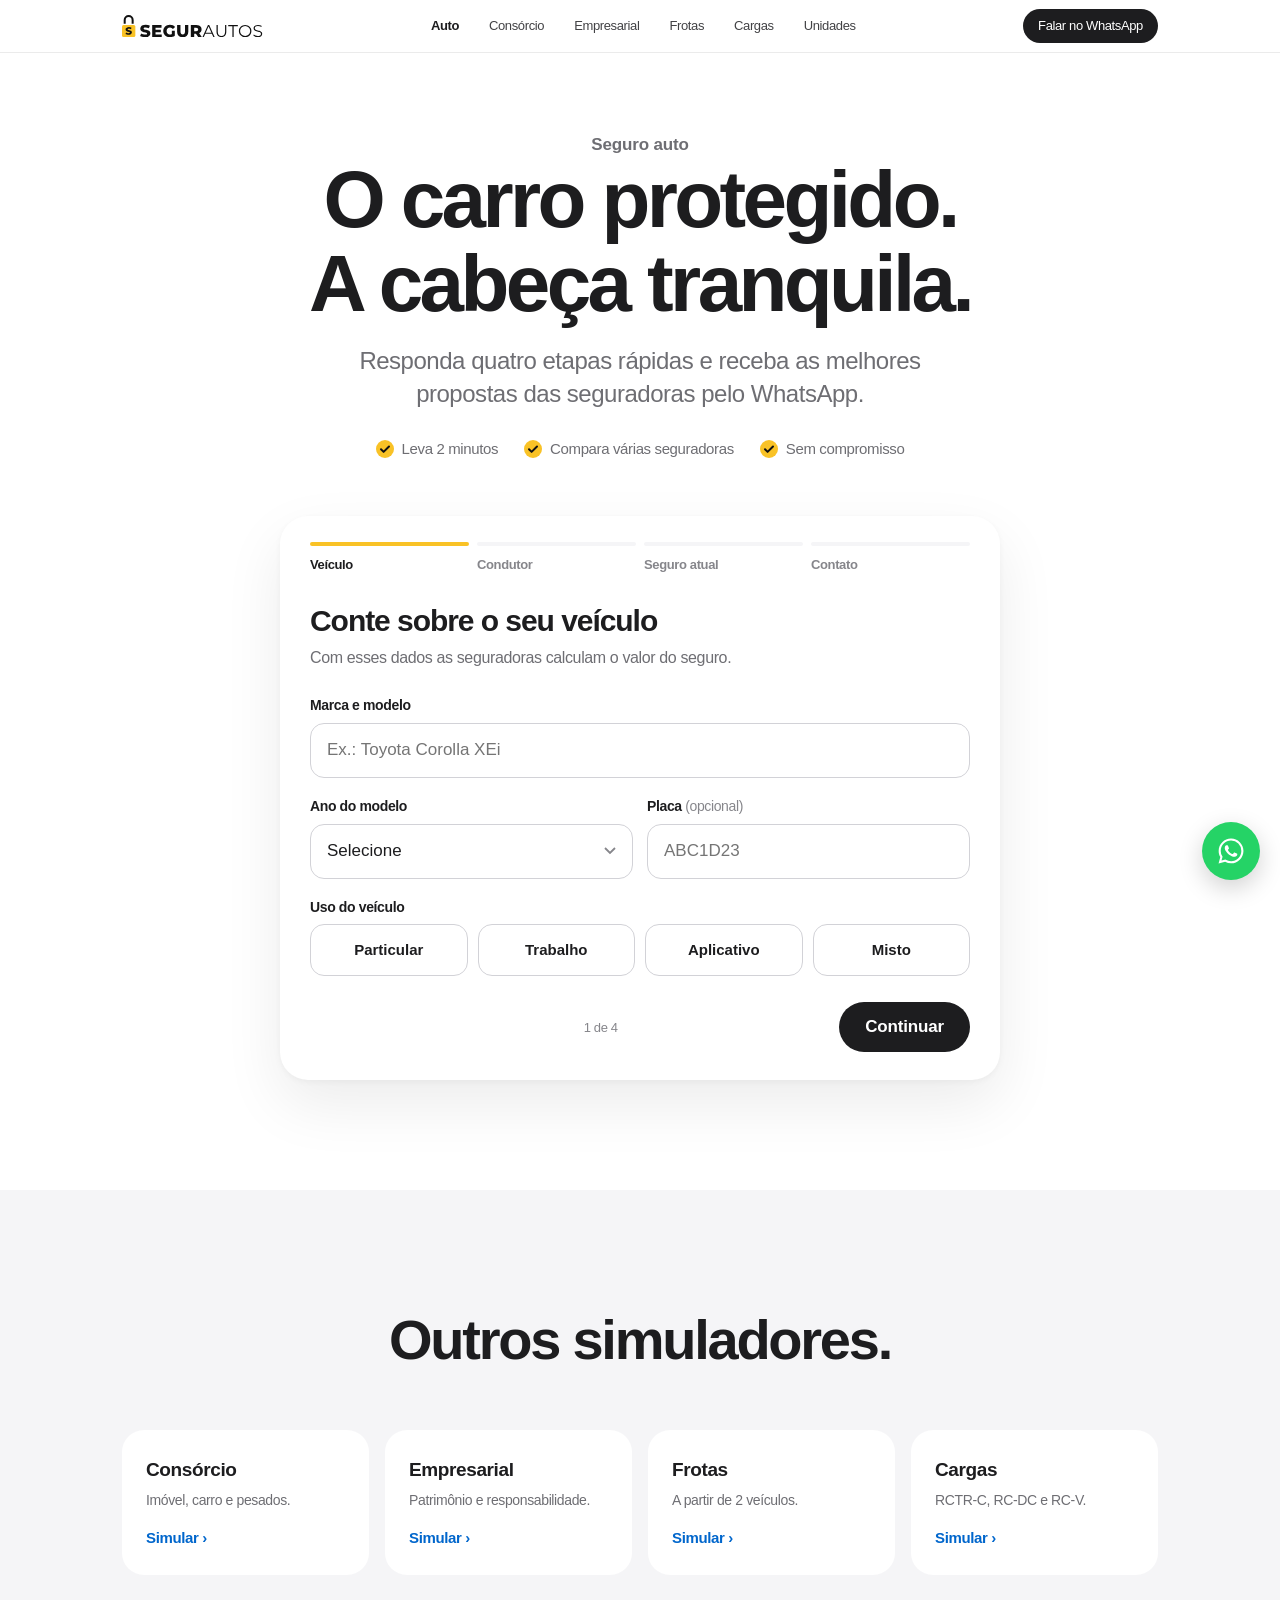
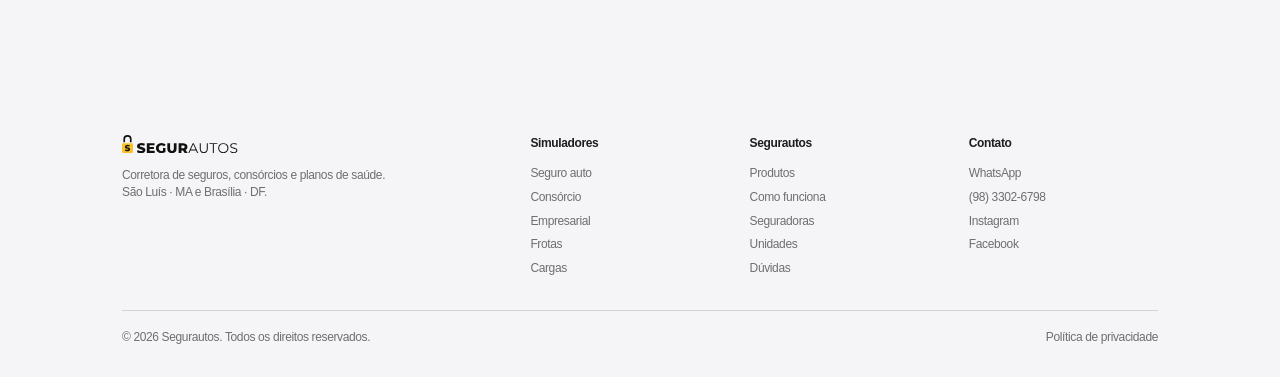
<file: cotar-auto.html>
<!doctype html>
<html lang="pt-BR">
<head>
<meta charset="utf-8">
<meta name="viewport" content="width=device-width, initial-scale=1, viewport-fit=cover">
<title>Cotação de seguro auto | Segurautos</title>
<meta name="description" content="Simule seu seguro auto em 2 minutos e compare as principais seguradoras com a Segurautos.">
<meta name="theme-color" content="#ffffff">
<link rel="icon" href="assets/img/favicon.svg" type="image/svg+xml">
<link rel="stylesheet" href="assets/css/site.css">
<link rel="stylesheet" href="assets/css/cotar.css">
</head>
<body>

<header class="nav" id="nav">
  <div class="wrap">
    <a href="index.html" aria-label="Segurautos, página inicial"><img class="logo" src="assets/img/logo.svg" alt="Segurautos" width="126" height="22"></a>
    <nav class="nav-links" id="menu" aria-label="Principal"><a href="cotar-auto.html" aria-current="page">Auto</a><a href="cotar-consorcio.html">Consórcio</a><a href="cotar-empresarial.html">Empresarial</a><a href="cotar-frotas.html">Frotas</a><a href="cotar-cargas.html">Cargas</a><a href="index.html#unidades">Unidades</a></nav>
    <a class="nav-cta" href="#" data-wa="Olá! Vim pelo site da Segurautos.">Falar no WhatsApp</a>
    <button class="burger" id="burger" aria-label="Abrir menu" aria-expanded="false" aria-controls="menu"><span></span></button>
  </div>
</header>

<main id="topo">
<section class="c-hero">
  <div class="wrap">
    <p class="eyebrow rv">Seguro auto</p>
    <h1 class="h1 rv">O carro protegido.<br>A cabeça tranquila.</h1>
    <p class="lead rv">Responda quatro etapas rápidas e receba as melhores propostas das seguradoras pelo WhatsApp.</p>
    <ul class="perks rv"><li>Leva 2 minutos</li><li>Compara várias seguradoras</li><li>Sem compromisso</li></ul>
  </div>
</section>

<section class="c-main" style="padding-top:0">
  <div class="wrap">
    <form class="card rv" id="sim" data-sim="auto" novalidate aria-label="Simulador de seguro auto"></form>
  </div>
</section>

<section class="alt">
  <div class="wrap">
    <div class="head rv"><h2 class="h2">Outros simuladores.</h2></div>
    <div class="more"><a href="cotar-consorcio.html" class="rv"><strong>Consórcio</strong><span>Imóvel, carro e pesados.</span><em>Simular ›</em></a><a href="cotar-empresarial.html" class="rv"><strong>Empresarial</strong><span>Patrimônio e responsabilidade.</span><em>Simular ›</em></a><a href="cotar-frotas.html" class="rv"><strong>Frotas</strong><span>A partir de 2 veículos.</span><em>Simular ›</em></a><a href="cotar-cargas.html" class="rv"><strong>Cargas</strong><span>RCTR-C, RC-DC e RC-V.</span><em>Simular ›</em></a></div>
  </div>
</section>
</main>

<footer>
  <div class="wrap">
    <div class="f-top">
      <div><img class="logo" src="assets/img/logo.svg" alt="Segurautos" width="103" height="18"><p>Corretora de seguros, consórcios e planos de saúde.<br>São Luís · MA e Brasília · DF.</p></div>
      <div><h4>Simuladores</h4><a href="cotar-auto.html">Seguro auto</a><a href="cotar-consorcio.html">Consórcio</a><a href="cotar-empresarial.html">Empresarial</a><a href="cotar-frotas.html">Frotas</a><a href="cotar-cargas.html">Cargas</a></div>
      <div><h4>Segurautos</h4><a href="index.html#produtos">Produtos</a><a href="index.html#como-funciona">Como funciona</a><a href="index.html#parceiras">Seguradoras</a><a href="index.html#unidades">Unidades</a><a href="index.html#duvidas">Dúvidas</a></div>
      <div><h4>Contato</h4><a href="#" data-wa="Olá! Vim pelo site da Segurautos.">WhatsApp</a><a href="tel:+559833026798">(98) 3302-6798</a><a href="https://www.instagram.com/segurautos/" target="_blank" rel="noopener">Instagram</a><a href="https://www.facebook.com/segurautos" target="_blank" rel="noopener">Facebook</a></div>
    </div>
    <div class="f-bot">
      <p>© <span id="ano">2026</span> Segurautos. Todos os direitos reservados.</p>
      <p><a href="politica-de-privacidade.html">Política de privacidade</a></p>
    </div>
  </div>
</footer>
<a class="wa" href="#" data-wa="Olá! Vim pelo site da Segurautos." aria-label="Falar no WhatsApp"><svg viewBox="0 0 24 24"><path d="M19.05 4.91A9.82 9.82 0 0 0 12.04 2C6.58 2 2.13 6.45 2.13 11.91c0 1.75.46 3.45 1.32 4.95L2.05 22l5.25-1.38a9.9 9.9 0 0 0 4.74 1.21c5.46 0 9.91-4.45 9.91-9.91 0-2.65-1.03-5.14-2.9-7.01zm-7.01 15.24a8.23 8.23 0 0 1-4.2-1.15l-.3-.18-3.12.82.83-3.04-.2-.31a8.2 8.2 0 0 1-1.26-4.38c0-4.54 3.7-8.23 8.24-8.23a8.2 8.2 0 0 1 8.23 8.24c0 4.54-3.7 8.23-8.22 8.23zm4.52-6.16c-.25-.12-1.47-.72-1.69-.81-.23-.08-.39-.12-.56.12-.17.25-.64.81-.78.97-.14.17-.29.19-.54.06-.25-.12-1.05-.39-1.99-1.23-.74-.66-1.23-1.47-1.38-1.72-.14-.25-.02-.38.11-.51.11-.11.25-.29.37-.43.13-.15.17-.25.25-.41.08-.17.04-.31-.02-.43-.06-.12-.56-1.34-.76-1.84-.2-.48-.41-.42-.56-.43h-.48c-.17 0-.43.06-.66.31-.22.25-.86.85-.86 2.07 0 1.22.89 2.4 1.01 2.56.12.17 1.75 2.67 4.23 3.74.59.26 1.05.41 1.41.52.59.19 1.13.16 1.56.1.48-.07 1.47-.6 1.67-1.18.21-.58.21-1.07.14-1.18-.06-.1-.22-.16-.47-.28z"/></svg></a>

<script src="assets/js/site.js"></script>
<script src="assets/js/cotar.js"></script>
</body>
</html>
</file>
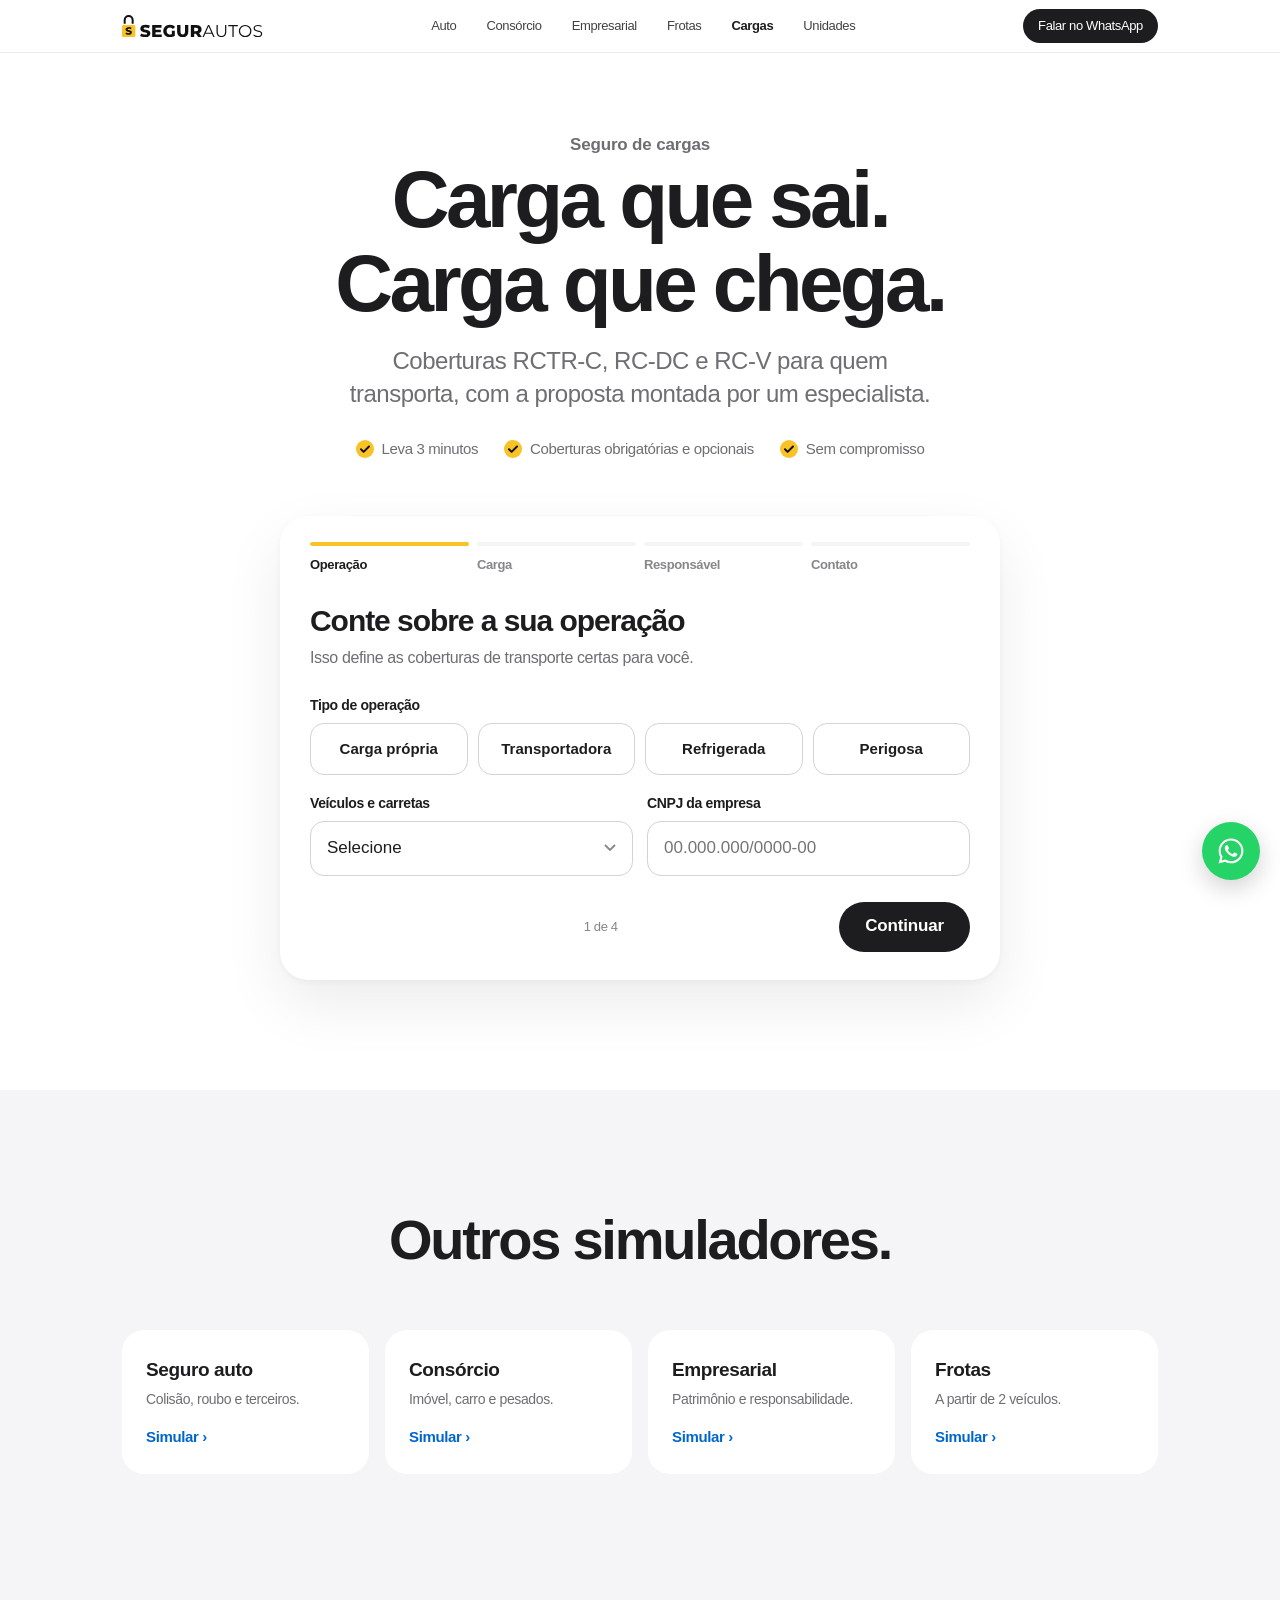
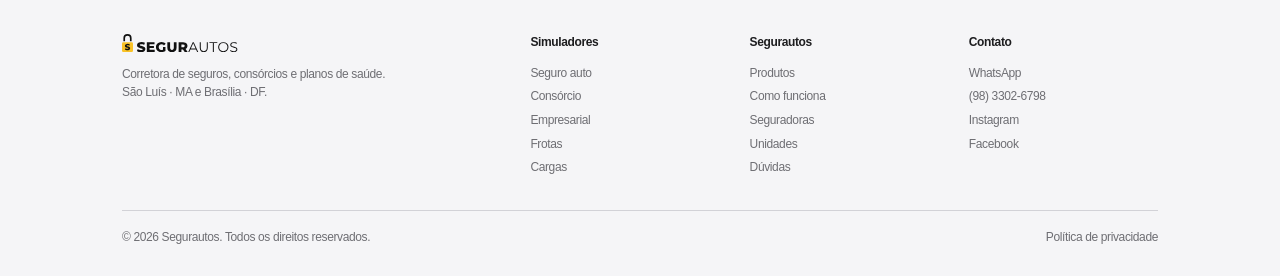
<file: cotar-cargas.html>
<!doctype html>
<html lang="pt-BR">
<head>
<meta charset="utf-8">
<meta name="viewport" content="width=device-width, initial-scale=1, viewport-fit=cover">
<title>Cotação de seguro de cargas | Segurautos</title>
<meta name="description" content="Cote o seguro de cargas (RCTR-C, RC-DC e RC-V) da sua transportadora.">
<meta name="theme-color" content="#ffffff">
<link rel="icon" href="assets/img/favicon.svg" type="image/svg+xml">
<link rel="stylesheet" href="assets/css/site.css">
<link rel="stylesheet" href="assets/css/cotar.css">
</head>
<body>

<header class="nav" id="nav">
  <div class="wrap">
    <a href="index.html" aria-label="Segurautos, página inicial"><img class="logo" src="assets/img/logo.svg" alt="Segurautos" width="126" height="22"></a>
    <nav class="nav-links" id="menu" aria-label="Principal"><a href="cotar-auto.html">Auto</a><a href="cotar-consorcio.html">Consórcio</a><a href="cotar-empresarial.html">Empresarial</a><a href="cotar-frotas.html">Frotas</a><a href="cotar-cargas.html" aria-current="page">Cargas</a><a href="index.html#unidades">Unidades</a></nav>
    <a class="nav-cta" href="#" data-wa="Olá! Vim pelo site da Segurautos.">Falar no WhatsApp</a>
    <button class="burger" id="burger" aria-label="Abrir menu" aria-expanded="false" aria-controls="menu"><span></span></button>
  </div>
</header>

<main id="topo">
<section class="c-hero">
  <div class="wrap">
    <p class="eyebrow rv">Seguro de cargas</p>
    <h1 class="h1 rv">Carga que sai.<br>Carga que chega.</h1>
    <p class="lead rv">Coberturas RCTR-C, RC-DC e RC-V para quem transporta, com a proposta montada por um especialista.</p>
    <ul class="perks rv"><li>Leva 3 minutos</li><li>Coberturas obrigatórias e opcionais</li><li>Sem compromisso</li></ul>
  </div>
</section>

<section class="c-main" style="padding-top:0">
  <div class="wrap">
    <form class="card rv" id="sim" data-sim="cargas" novalidate aria-label="Simulador de seguro de cargas"></form>
  </div>
</section>

<section class="alt">
  <div class="wrap">
    <div class="head rv"><h2 class="h2">Outros simuladores.</h2></div>
    <div class="more"><a href="cotar-auto.html" class="rv"><strong>Seguro auto</strong><span>Colisão, roubo e terceiros.</span><em>Simular ›</em></a><a href="cotar-consorcio.html" class="rv"><strong>Consórcio</strong><span>Imóvel, carro e pesados.</span><em>Simular ›</em></a><a href="cotar-empresarial.html" class="rv"><strong>Empresarial</strong><span>Patrimônio e responsabilidade.</span><em>Simular ›</em></a><a href="cotar-frotas.html" class="rv"><strong>Frotas</strong><span>A partir de 2 veículos.</span><em>Simular ›</em></a></div>
  </div>
</section>
</main>

<footer>
  <div class="wrap">
    <div class="f-top">
      <div><img class="logo" src="assets/img/logo.svg" alt="Segurautos" width="103" height="18"><p>Corretora de seguros, consórcios e planos de saúde.<br>São Luís · MA e Brasília · DF.</p></div>
      <div><h4>Simuladores</h4><a href="cotar-auto.html">Seguro auto</a><a href="cotar-consorcio.html">Consórcio</a><a href="cotar-empresarial.html">Empresarial</a><a href="cotar-frotas.html">Frotas</a><a href="cotar-cargas.html">Cargas</a></div>
      <div><h4>Segurautos</h4><a href="index.html#produtos">Produtos</a><a href="index.html#como-funciona">Como funciona</a><a href="index.html#parceiras">Seguradoras</a><a href="index.html#unidades">Unidades</a><a href="index.html#duvidas">Dúvidas</a></div>
      <div><h4>Contato</h4><a href="#" data-wa="Olá! Vim pelo site da Segurautos.">WhatsApp</a><a href="tel:+559833026798">(98) 3302-6798</a><a href="https://www.instagram.com/segurautos/" target="_blank" rel="noopener">Instagram</a><a href="https://www.facebook.com/segurautos" target="_blank" rel="noopener">Facebook</a></div>
    </div>
    <div class="f-bot">
      <p>© <span id="ano">2026</span> Segurautos. Todos os direitos reservados.</p>
      <p><a href="politica-de-privacidade.html">Política de privacidade</a></p>
    </div>
  </div>
</footer>
<a class="wa" href="#" data-wa="Olá! Vim pelo site da Segurautos." aria-label="Falar no WhatsApp"><svg viewBox="0 0 24 24"><path d="M19.05 4.91A9.82 9.82 0 0 0 12.04 2C6.58 2 2.13 6.45 2.13 11.91c0 1.75.46 3.45 1.32 4.95L2.05 22l5.25-1.38a9.9 9.9 0 0 0 4.74 1.21c5.46 0 9.91-4.45 9.91-9.91 0-2.65-1.03-5.14-2.9-7.01zm-7.01 15.24a8.23 8.23 0 0 1-4.2-1.15l-.3-.18-3.12.82.83-3.04-.2-.31a8.2 8.2 0 0 1-1.26-4.38c0-4.54 3.7-8.23 8.24-8.23a8.2 8.2 0 0 1 8.23 8.24c0 4.54-3.7 8.23-8.22 8.23zm4.52-6.16c-.25-.12-1.47-.72-1.69-.81-.23-.08-.39-.12-.56.12-.17.25-.64.81-.78.97-.14.17-.29.19-.54.06-.25-.12-1.05-.39-1.99-1.23-.74-.66-1.23-1.47-1.38-1.72-.14-.25-.02-.38.11-.51.11-.11.25-.29.37-.43.13-.15.17-.25.25-.41.08-.17.04-.31-.02-.43-.06-.12-.56-1.34-.76-1.84-.2-.48-.41-.42-.56-.43h-.48c-.17 0-.43.06-.66.31-.22.25-.86.85-.86 2.07 0 1.22.89 2.4 1.01 2.56.12.17 1.75 2.67 4.23 3.74.59.26 1.05.41 1.41.52.59.19 1.13.16 1.56.1.48-.07 1.47-.6 1.67-1.18.21-.58.21-1.07.14-1.18-.06-.1-.22-.16-.47-.28z"/></svg></a>

<script src="assets/js/site.js"></script>
<script src="assets/js/cotar.js"></script>
</body>
</html>
</file>
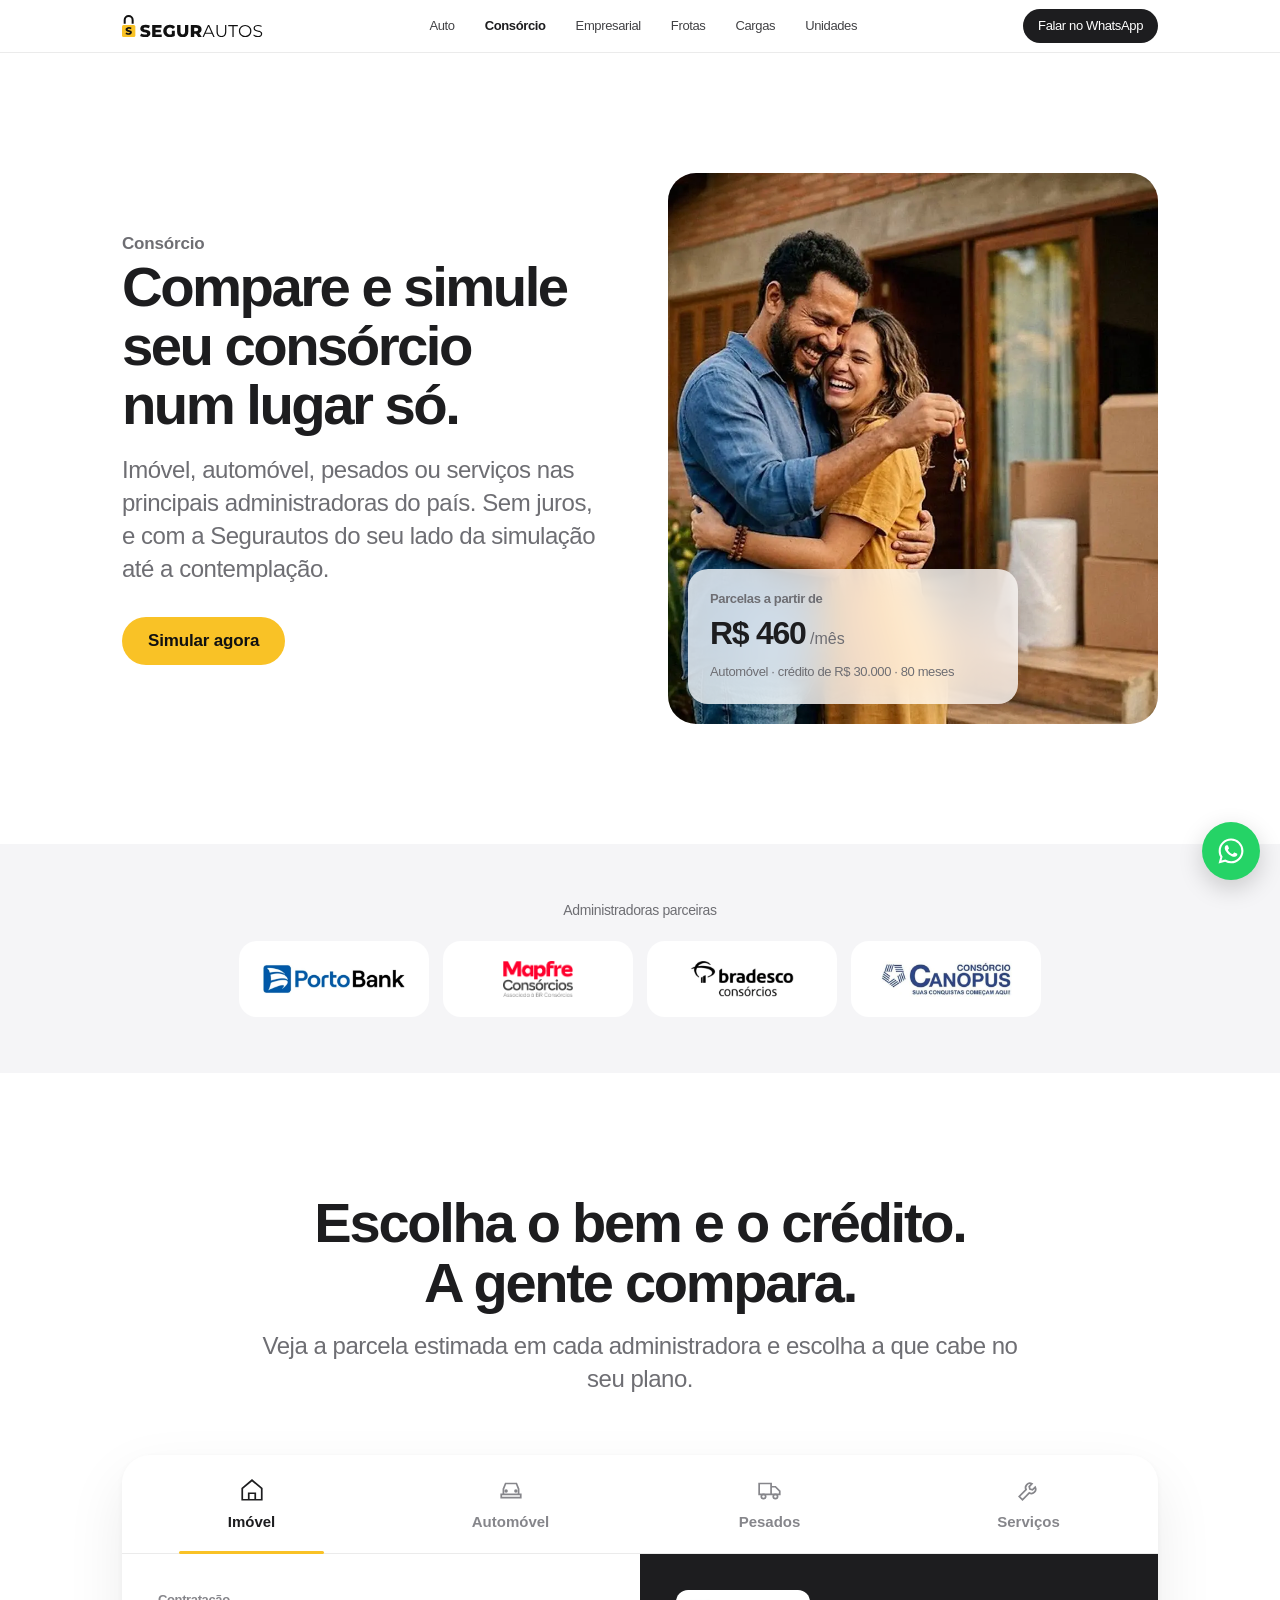
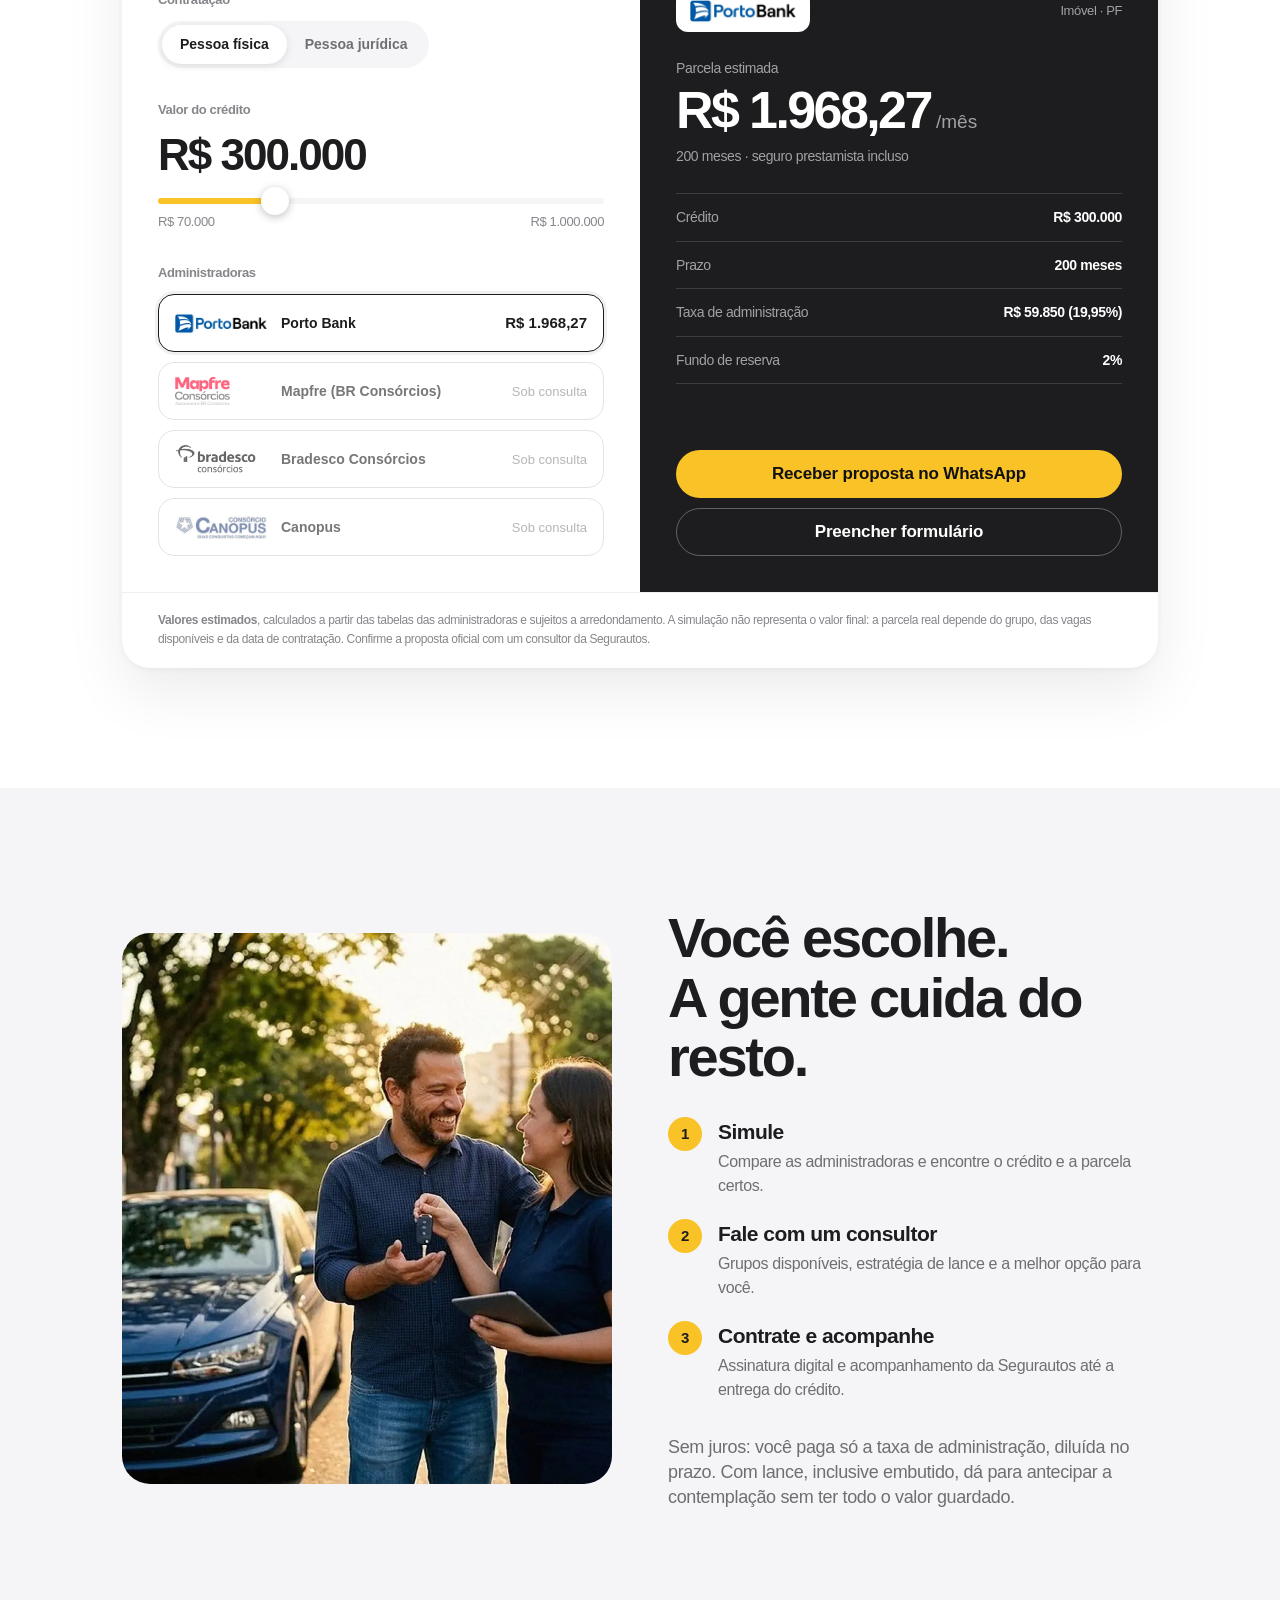
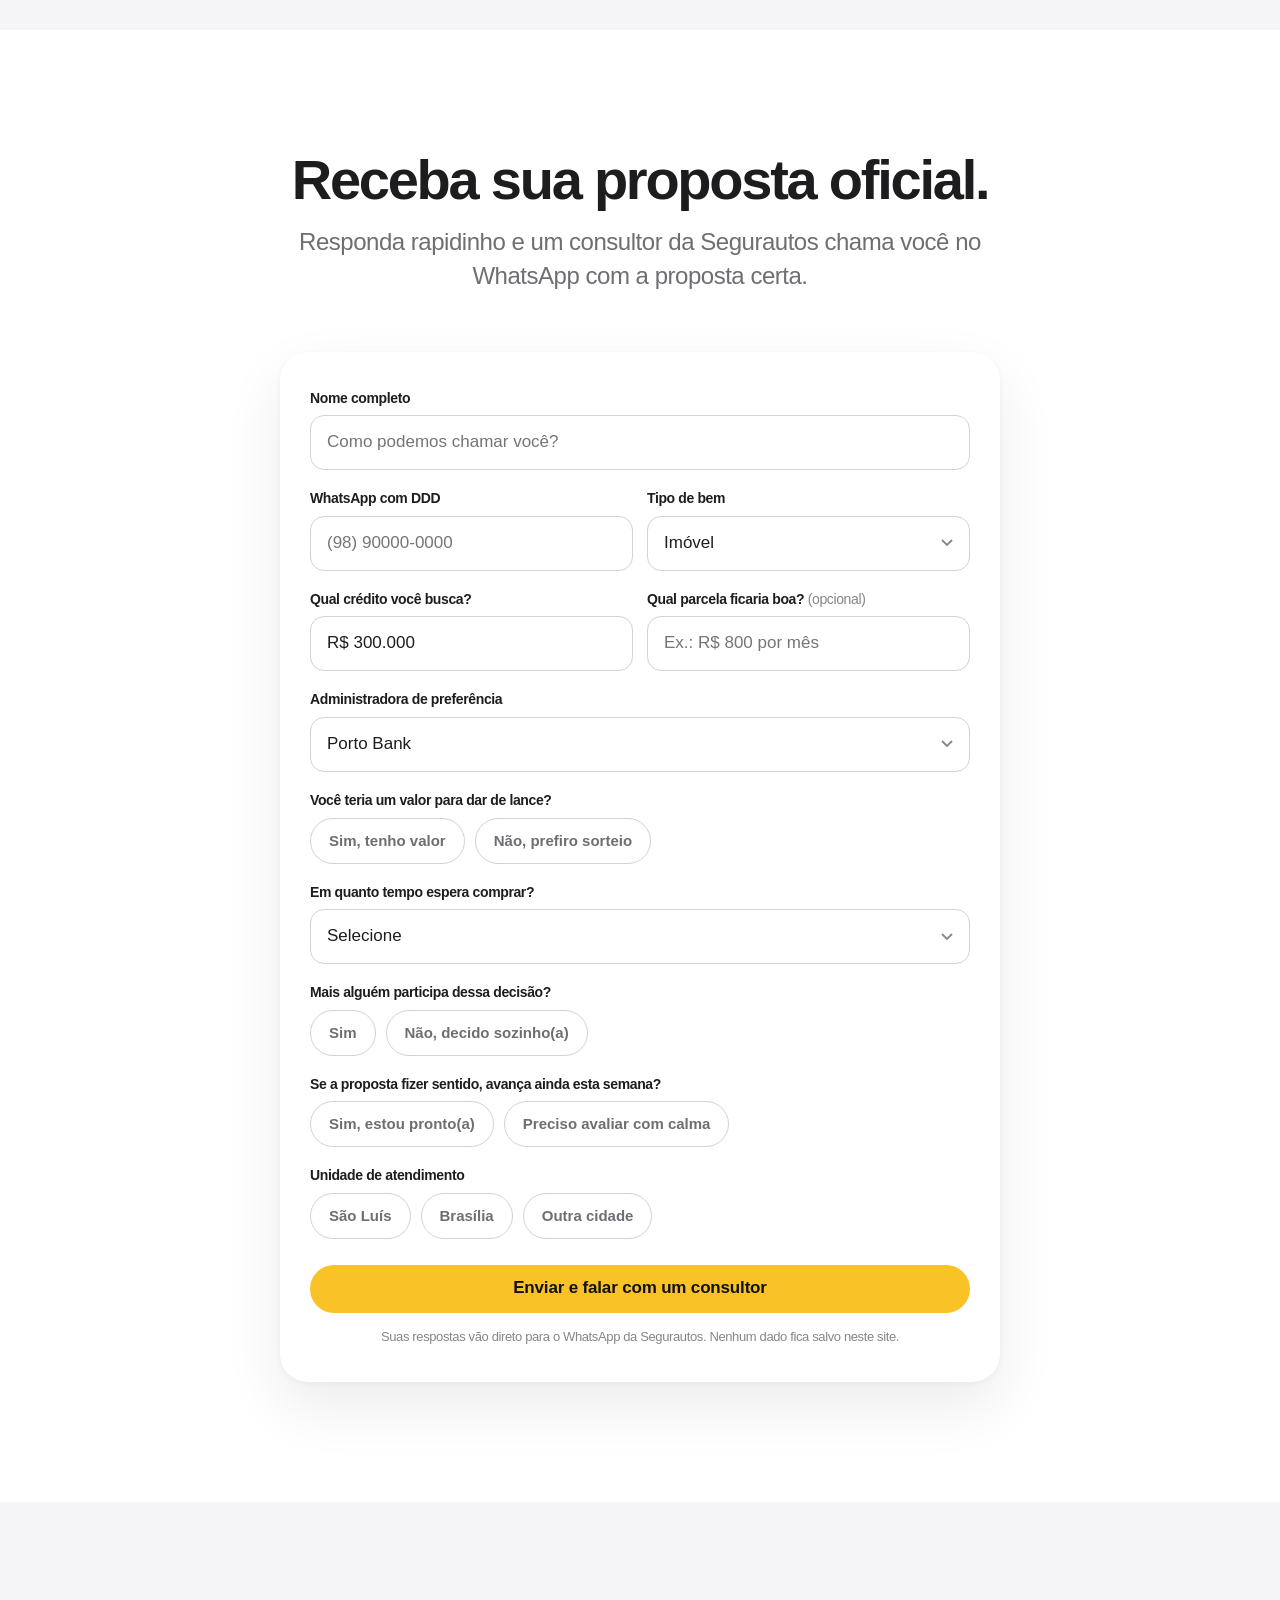
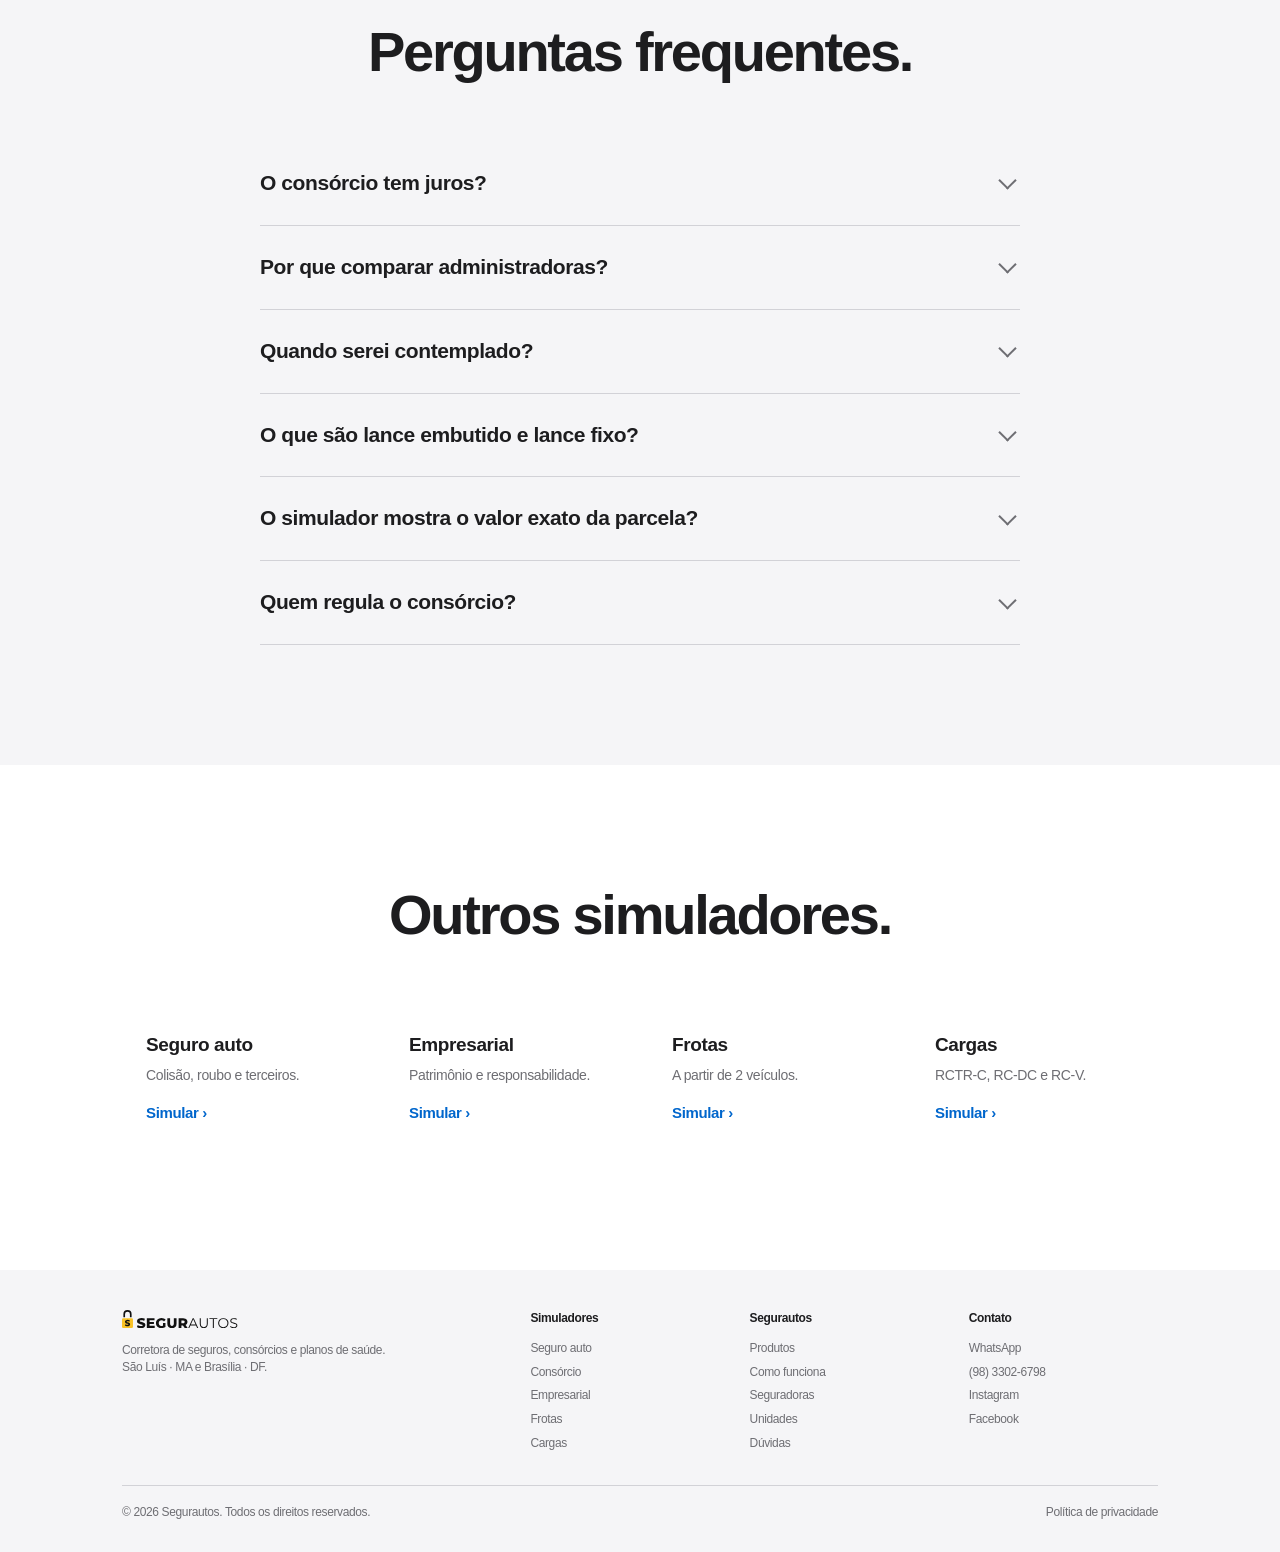
<file: cotar-consorcio.html>
<!doctype html>
<html lang="pt-BR">
<head>
<meta charset="utf-8">
<meta name="viewport" content="width=device-width, initial-scale=1, viewport-fit=cover">
<title>Simulador de consórcio | Segurautos</title>
<meta name="description" content="Simule seu consórcio de imóvel, automóvel, pesados ou serviços e compare as administradoras com a Segurautos. Sem juros.">
<meta name="theme-color" content="#ffffff">
<link rel="icon" href="assets/img/favicon.svg" type="image/svg+xml">
<link rel="stylesheet" href="assets/css/site.css">
<link rel="stylesheet" href="assets/css/cotar.css">
</head>
<body>

<header class="nav" id="nav">
  <div class="wrap">
    <a href="index.html" aria-label="Segurautos, página inicial"><img class="logo" src="assets/img/logo.svg" alt="Segurautos" width="126" height="22"></a>
    <nav class="nav-links" id="menu" aria-label="Principal"><a href="cotar-auto.html">Auto</a><a href="cotar-consorcio.html" aria-current="page">Consórcio</a><a href="cotar-empresarial.html">Empresarial</a><a href="cotar-frotas.html">Frotas</a><a href="cotar-cargas.html">Cargas</a><a href="index.html#unidades">Unidades</a></nav>
    <a class="nav-cta" href="#" data-wa="Olá! Vim pelo site da Segurautos.">Falar no WhatsApp</a>
    <button class="burger" id="burger" aria-label="Abrir menu" aria-expanded="false" aria-controls="menu"><span></span></button>
  </div>
</header>

<main id="topo">
<section>
  <div class="wrap cs-hero" style="padding-top:0;padding-bottom:0">
    <div>
      <p class="eyebrow rv">Consórcio</p>
      <h1 class="h1 rv">Compare e simule<br>seu consórcio<br>num lugar só.</h1>
      <p class="lead rv">Imóvel, automóvel, pesados ou serviços nas principais administradoras do país. Sem juros, e com a Segurautos do seu lado da simulação até a contemplação.</p>
      <div class="btns rv"><a class="btn btn-yel" href="#simulador">Simular agora</a></div>
    </div>
    <div class="cs-ph rv">
      <img src="assets/img/bem-imovel.webp" alt="Casa moderna com jardim" width="889" height="1000">
      <div class="glass" id="heroGlass"><small>Parcelas a partir de</small><strong id="heroMin">—</strong><em id="heroMinSub"></em></div>
    </div>
  </div>
</section>

<section class="alt" style="padding:56px 0">
  <div class="wrap">
    <p class="adms-l">Administradoras parceiras</p>
    <div class="adms" id="adms"></div>
  </div>
</section>

<section id="simulador">
  <div class="wrap">
    <div class="head rv">
      <h2 class="h2">Escolha o bem e o crédito.<br>A gente compara.</h2>
      <p class="lead">Veja a parcela estimada em cada administradora e escolha a que cabe no seu plano.</p>
    </div>
    <div class="calc rv" id="calc">
      <div class="tabs" id="tabs" role="group" aria-label="Tipo de bem"></div>
      <div class="calc-b">
        <div class="calc-l">
          <span class="k">Contratação</span>
          <div class="seg" id="pessoa" role="group" aria-label="Tipo de contratação">
            <button type="button" class="at" data-p="PF" aria-pressed="true">Pessoa física</button>
            <button type="button" data-p="PJ" aria-pressed="false">Pessoa jurídica</button>
          </div>
          <span class="k">Valor do crédito</span>
          <div class="val" id="credVal" aria-live="polite">—</div>
          <input type="range" id="cred" min="0" max="0" step="1000" value="0" aria-label="Valor do crédito">
          <div class="lim"><span id="credMin"></span><span id="credMax"></span></div>
          <div class="adm-pick" id="admPick"></div>
        </div>
        <div class="calc-r" id="res" aria-live="polite"></div>
      </div>
      <div class="disc"><b>Valores estimados</b>, calculados a partir das tabelas das administradoras e sujeitos a arredondamento. A simulação não representa o valor final: a parcela real depende do grupo, das vagas disponíveis e da data de contratação. Confirme a proposta oficial com um consultor da Segurautos.</div>
    </div>
  </div>
</section>

<section class="alt" id="como-funciona">
  <div class="wrap split">
    <div class="ph rv" id="bemPh" style="background-image:url(assets/img/bem-automovel.webp)" role="img" aria-label="Foto do bem escolhido"></div>
    <div class="rv">
      <h2 class="h2">Você escolhe.<br>A gente cuida do resto.</h2>
      <ol class="list">
        <li><b>1</b><div><h3>Simule</h3><p>Compare as administradoras e encontre o crédito e a parcela certos.</p></div></li>
        <li><b>2</b><div><h3>Fale com um consultor</h3><p>Grupos disponíveis, estratégia de lance e a melhor opção para você.</p></div></li>
        <li><b>3</b><div><h3>Contrate e acompanhe</h3><p>Assinatura digital e acompanhamento da Segurautos até a entrega do crédito.</p></div></li>
      </ol>
      <p class="lead" style="margin-top:34px;font-size:18px">Sem juros: você paga só a taxa de administração, diluída no prazo. Com lance, inclusive embutido, dá para antecipar a contemplação sem ter todo o valor guardado.</p>
    </div>
  </div>
</section>

<section id="proposta">
  <div class="wrap">
    <div class="head rv">
      <h2 class="h2">Receba sua proposta oficial.</h2>
      <p class="lead">Responda rapidinho e um consultor da Segurautos chama você no WhatsApp com a proposta certa.</p>
    </div>
    <div class="card rv" style="padding:36px 30px">
      <div class="fs">
        <div class="f full" id="fNome"><label for="qNome">Nome completo</label><input type="text" id="qNome" placeholder="Como podemos chamar você?" autocomplete="name"></div>
        <div class="f" id="fWhats"><label for="qWhats">WhatsApp com DDD</label><input type="tel" id="qWhats" placeholder="(98) 90000-0000" inputmode="tel" autocomplete="tel"></div>
        <div class="f"><label for="qBem">Tipo de bem</label><select id="qBem"></select></div>
        <div class="f"><label for="qCredito">Qual crédito você busca?</label><input type="text" id="qCredito" placeholder="Ex.: R$ 200.000"></div>
        <div class="f"><label for="qParcela">Qual parcela ficaria boa? <span class="op">(opcional)</span></label><input type="text" id="qParcela" placeholder="Ex.: R$ 800 por mês"></div>
        <div class="f full"><label for="qAdm">Administradora de preferência</label><select id="qAdm"></select></div>
        <div class="f full"><span class="lbl">Você teria um valor para dar de lance?</span><div class="chs" data-g="qLance"><button type="button" class="ch" data-v="sim" aria-pressed="false">Sim, tenho valor</button><button type="button" class="ch" data-v="nao" aria-pressed="false">Não, prefiro sorteio</button></div>
          <div id="qLanceValorWrap" hidden style="margin-top:10px"><input type="text" id="qLanceValor" placeholder="Quanto teria disponível? Ex.: R$ 30.000" aria-label="Valor disponível para lance"></div></div>
        <div class="f full"><label for="qPrazo">Em quanto tempo espera comprar?</label><select id="qPrazo"><option value="">Selecione</option><option>O quanto antes</option><option>Até 3 meses</option><option>3 a 6 meses</option><option>Mais de 6 meses, estou me planejando</option></select></div>
        <div class="f full"><span class="lbl">Mais alguém participa dessa decisão?</span><div class="chs" data-g="qDecisao"><button type="button" class="ch" data-v="Sim" aria-pressed="false">Sim</button><button type="button" class="ch" data-v="Não, decido sozinho(a)" aria-pressed="false">Não, decido sozinho(a)</button></div></div>
        <div class="f full"><span class="lbl">Se a proposta fizer sentido, avança ainda esta semana?</span><div class="chs" data-g="qPronto"><button type="button" class="ch" data-v="Sim" aria-pressed="false">Sim, estou pronto(a)</button><button type="button" class="ch" data-v="Preciso avaliar com calma" aria-pressed="false">Preciso avaliar com calma</button></div></div>
        <div class="f full"><span class="lbl">Unidade de atendimento</span><div class="chs" data-g="qUnidade"><button type="button" class="ch" data-v="São Luís" aria-pressed="false">São Luís</button><button type="button" class="ch" data-v="Brasília" aria-pressed="false">Brasília</button><button type="button" class="ch" data-v="Outra cidade" aria-pressed="false">Outra cidade</button></div></div>
      </div>
      <p class="err" id="qErr" role="alert" hidden>Preencha seu nome e WhatsApp para a gente poder chamar você.</p>
      <button type="button" class="btn btn-yel" id="qEnviar" style="width:100%;margin-top:26px">Enviar e falar com um consultor</button>
      <p class="note">Suas respostas vão direto para o WhatsApp da Segurautos. Nenhum dado fica salvo neste site.</p>
    </div>
  </div>
</section>

<section class="alt" id="duvidas">
  <div class="wrap">
    <div class="head rv"><h2 class="h2">Perguntas frequentes.</h2></div>
    <div class="faq rv"><details><summary>O consórcio tem juros?</summary><p>Não. Você paga a taxa de administração, que varia por administradora, faixa de crédito e tipo de bem, além do fundo de reserva. O simulador já aplica a taxa da faixa escolhida.</p></details><details><summary>Por que comparar administradoras?</summary><p>Cada administradora tem taxas, prazos, regras de lance e grupos diferentes. Comparar ajuda a escolher a que tem a parcela e a estratégia de contemplação mais adequadas para você.</p></details><details><summary>Quando serei contemplado?</summary><p>Todo mês há assembleia com sorteio e lances. Com lance, inclusive o embutido, você pode antecipar a contemplação. Nosso consultor monta a estratégia com você.</p></details><details><summary>O que são lance embutido e lance fixo?</summary><p>Lance embutido é usar parte do próprio crédito como lance: se for contemplado, recebe o crédito menos esse percentual. Lance fixo é um percentual pré-definido pelo grupo. As regras variam por administradora.</p></details><details><summary>O simulador mostra o valor exato da parcela?</summary><p>Não. É uma estimativa com base nas tabelas das administradoras. O valor final depende do grupo, das vagas e da data de contratação, e é confirmado pelo consultor na proposta oficial.</p></details><details><summary>Quem regula o consórcio?</summary><p>O consórcio é regulado e fiscalizado pelo Banco Central do Brasil.</p></details></div>
  </div>
</section>

<section>
  <div class="wrap">
    <div class="head rv"><h2 class="h2">Outros simuladores.</h2></div>
    <div class="more"><a href="cotar-auto.html" class="rv"><strong>Seguro auto</strong><span>Colisão, roubo e terceiros.</span><em>Simular ›</em></a><a href="cotar-empresarial.html" class="rv"><strong>Empresarial</strong><span>Patrimônio e responsabilidade.</span><em>Simular ›</em></a><a href="cotar-frotas.html" class="rv"><strong>Frotas</strong><span>A partir de 2 veículos.</span><em>Simular ›</em></a><a href="cotar-cargas.html" class="rv"><strong>Cargas</strong><span>RCTR-C, RC-DC e RC-V.</span><em>Simular ›</em></a></div>
  </div>
</section>
</main>

<footer>
  <div class="wrap">
    <div class="f-top">
      <div><img class="logo" src="assets/img/logo.svg" alt="Segurautos" width="103" height="18"><p>Corretora de seguros, consórcios e planos de saúde.<br>São Luís · MA e Brasília · DF.</p></div>
      <div><h4>Simuladores</h4><a href="cotar-auto.html">Seguro auto</a><a href="cotar-consorcio.html">Consórcio</a><a href="cotar-empresarial.html">Empresarial</a><a href="cotar-frotas.html">Frotas</a><a href="cotar-cargas.html">Cargas</a></div>
      <div><h4>Segurautos</h4><a href="index.html#produtos">Produtos</a><a href="index.html#como-funciona">Como funciona</a><a href="index.html#parceiras">Seguradoras</a><a href="index.html#unidades">Unidades</a><a href="index.html#duvidas">Dúvidas</a></div>
      <div><h4>Contato</h4><a href="#" data-wa="Olá! Vim pelo site da Segurautos.">WhatsApp</a><a href="tel:+559833026798">(98) 3302-6798</a><a href="https://www.instagram.com/segurautos/" target="_blank" rel="noopener">Instagram</a><a href="https://www.facebook.com/segurautos" target="_blank" rel="noopener">Facebook</a></div>
    </div>
    <div class="f-bot">
      <p>© <span id="ano">2026</span> Segurautos. Todos os direitos reservados.</p>
      <p><a href="politica-de-privacidade.html">Política de privacidade</a></p>
    </div>
  </div>
</footer>
<a class="wa" href="#" data-wa="Olá! Vim pelo site da Segurautos." aria-label="Falar no WhatsApp"><svg viewBox="0 0 24 24"><path d="M19.05 4.91A9.82 9.82 0 0 0 12.04 2C6.58 2 2.13 6.45 2.13 11.91c0 1.75.46 3.45 1.32 4.95L2.05 22l5.25-1.38a9.9 9.9 0 0 0 4.74 1.21c5.46 0 9.91-4.45 9.91-9.91 0-2.65-1.03-5.14-2.9-7.01zm-7.01 15.24a8.23 8.23 0 0 1-4.2-1.15l-.3-.18-3.12.82.83-3.04-.2-.31a8.2 8.2 0 0 1-1.26-4.38c0-4.54 3.7-8.23 8.24-8.23a8.2 8.2 0 0 1 8.23 8.24c0 4.54-3.7 8.23-8.22 8.23zm4.52-6.16c-.25-.12-1.47-.72-1.69-.81-.23-.08-.39-.12-.56.12-.17.25-.64.81-.78.97-.14.17-.29.19-.54.06-.25-.12-1.05-.39-1.99-1.23-.74-.66-1.23-1.47-1.38-1.72-.14-.25-.02-.38.11-.51.11-.11.25-.29.37-.43.13-.15.17-.25.25-.41.08-.17.04-.31-.02-.43-.06-.12-.56-1.34-.76-1.84-.2-.48-.41-.42-.56-.43h-.48c-.17 0-.43.06-.66.31-.22.25-.86.85-.86 2.07 0 1.22.89 2.4 1.01 2.56.12.17 1.75 2.67 4.23 3.74.59.26 1.05.41 1.41.52.59.19 1.13.16 1.56.1.48-.07 1.47-.6 1.67-1.18.21-.58.21-1.07.14-1.18-.06-.1-.22-.16-.47-.28z"/></svg></a>

<script src="assets/js/site.js"></script>
<script src="assets/js/consorcio.js"></script>
</body>
</html>
</file>
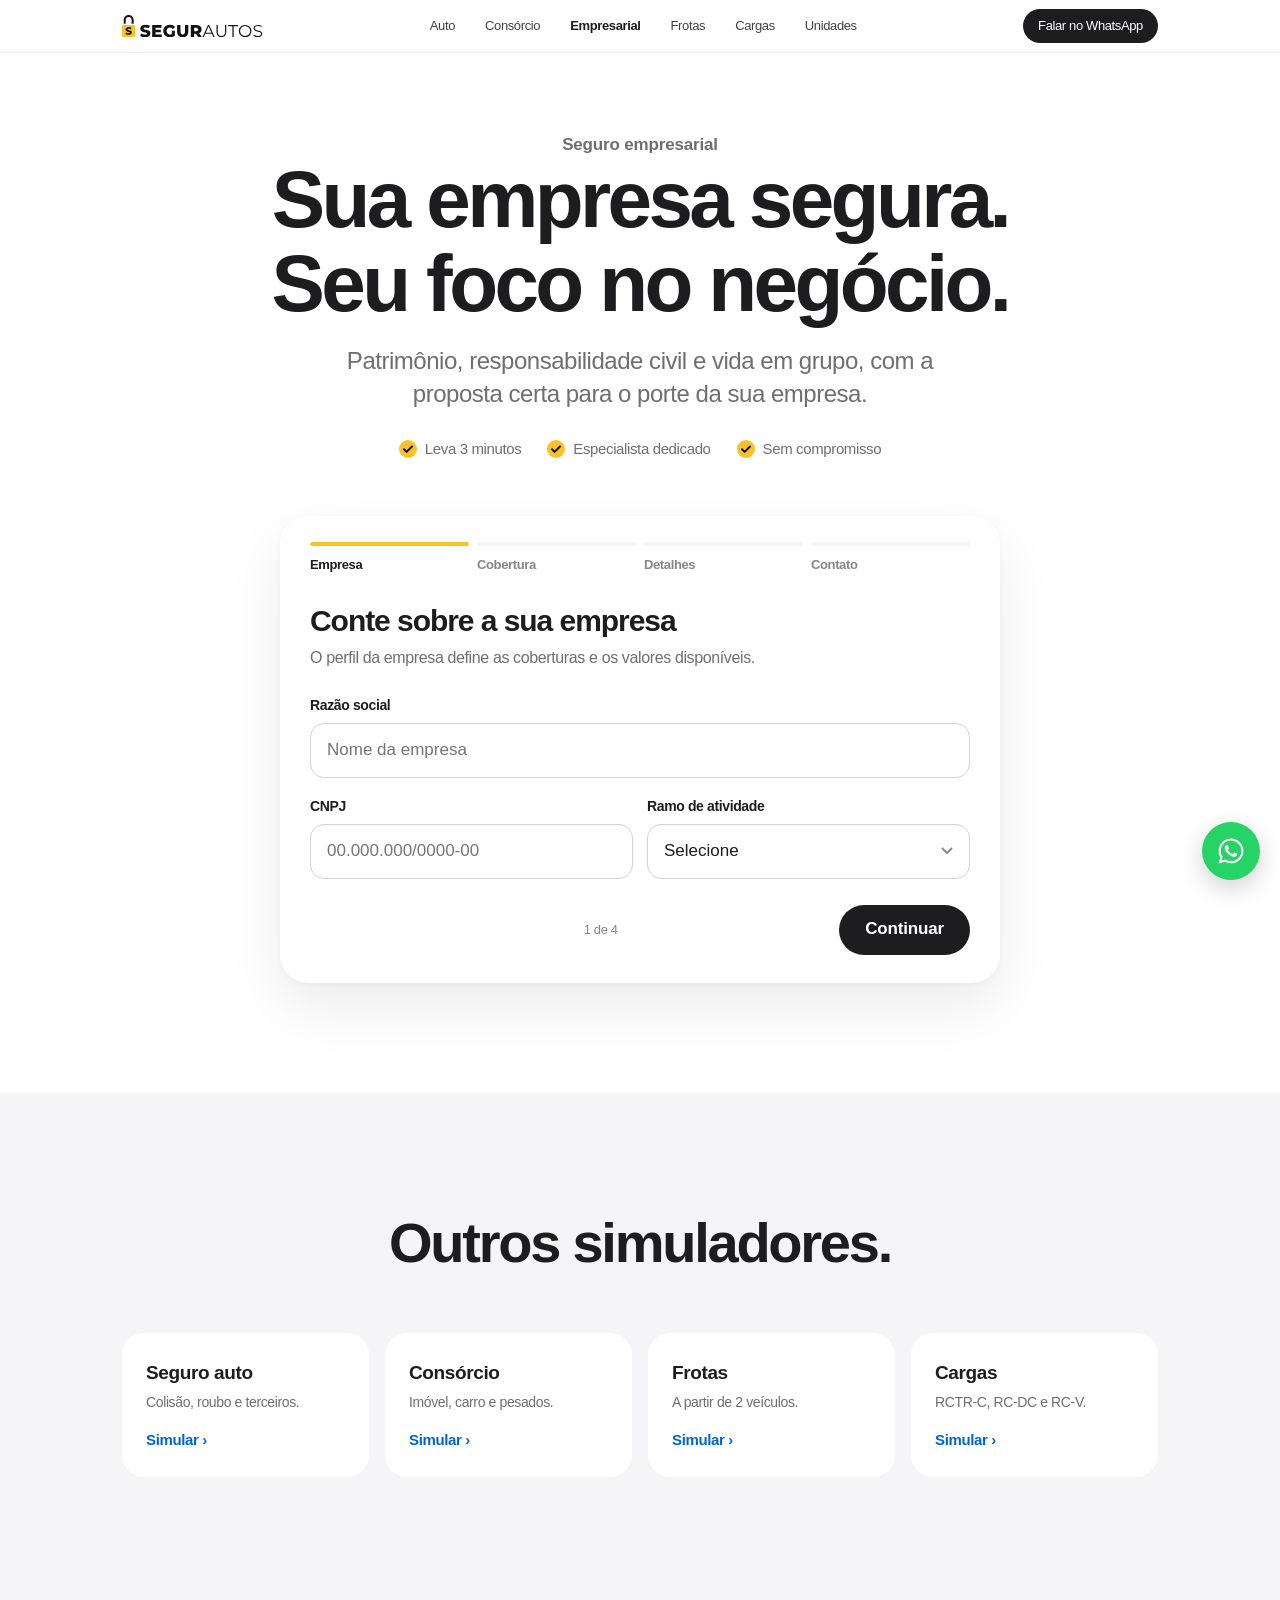
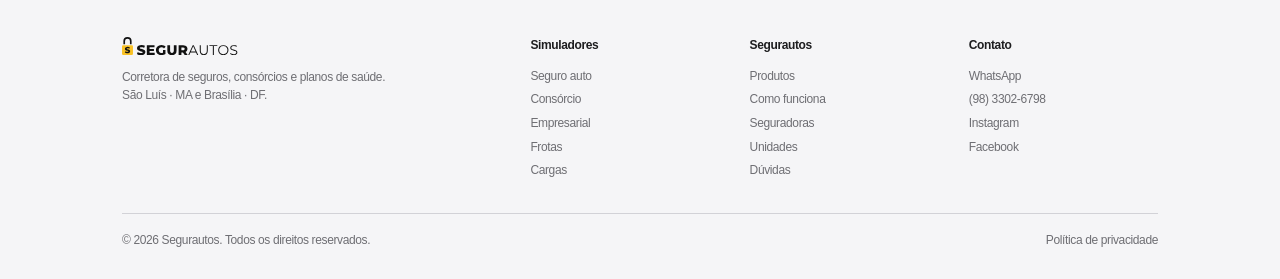
<file: cotar-empresarial.html>
<!doctype html>
<html lang="pt-BR">
<head>
<meta charset="utf-8">
<meta name="viewport" content="width=device-width, initial-scale=1, viewport-fit=cover">
<title>Cotação de seguro empresarial | Segurautos</title>
<meta name="description" content="Cote o seguro da sua empresa: patrimonial, responsabilidade civil e vida em grupo.">
<meta name="theme-color" content="#ffffff">
<link rel="icon" href="assets/img/favicon.svg" type="image/svg+xml">
<link rel="stylesheet" href="assets/css/site.css">
<link rel="stylesheet" href="assets/css/cotar.css">
</head>
<body>

<header class="nav" id="nav">
  <div class="wrap">
    <a href="index.html" aria-label="Segurautos, página inicial"><img class="logo" src="assets/img/logo.svg" alt="Segurautos" width="126" height="22"></a>
    <nav class="nav-links" id="menu" aria-label="Principal"><a href="cotar-auto.html">Auto</a><a href="cotar-consorcio.html">Consórcio</a><a href="cotar-empresarial.html" aria-current="page">Empresarial</a><a href="cotar-frotas.html">Frotas</a><a href="cotar-cargas.html">Cargas</a><a href="index.html#unidades">Unidades</a></nav>
    <a class="nav-cta" href="#" data-wa="Olá! Vim pelo site da Segurautos.">Falar no WhatsApp</a>
    <button class="burger" id="burger" aria-label="Abrir menu" aria-expanded="false" aria-controls="menu"><span></span></button>
  </div>
</header>

<main id="topo">
<section class="c-hero">
  <div class="wrap">
    <p class="eyebrow rv">Seguro empresarial</p>
    <h1 class="h1 rv">Sua empresa segura.<br>Seu foco no negócio.</h1>
    <p class="lead rv">Patrimônio, responsabilidade civil e vida em grupo, com a proposta certa para o porte da sua empresa.</p>
    <ul class="perks rv"><li>Leva 3 minutos</li><li>Especialista dedicado</li><li>Sem compromisso</li></ul>
  </div>
</section>

<section class="c-main" style="padding-top:0">
  <div class="wrap">
    <form class="card rv" id="sim" data-sim="empresarial" novalidate aria-label="Simulador de seguro empresarial"></form>
  </div>
</section>

<section class="alt">
  <div class="wrap">
    <div class="head rv"><h2 class="h2">Outros simuladores.</h2></div>
    <div class="more"><a href="cotar-auto.html" class="rv"><strong>Seguro auto</strong><span>Colisão, roubo e terceiros.</span><em>Simular ›</em></a><a href="cotar-consorcio.html" class="rv"><strong>Consórcio</strong><span>Imóvel, carro e pesados.</span><em>Simular ›</em></a><a href="cotar-frotas.html" class="rv"><strong>Frotas</strong><span>A partir de 2 veículos.</span><em>Simular ›</em></a><a href="cotar-cargas.html" class="rv"><strong>Cargas</strong><span>RCTR-C, RC-DC e RC-V.</span><em>Simular ›</em></a></div>
  </div>
</section>
</main>

<footer>
  <div class="wrap">
    <div class="f-top">
      <div><img class="logo" src="assets/img/logo.svg" alt="Segurautos" width="103" height="18"><p>Corretora de seguros, consórcios e planos de saúde.<br>São Luís · MA e Brasília · DF.</p></div>
      <div><h4>Simuladores</h4><a href="cotar-auto.html">Seguro auto</a><a href="cotar-consorcio.html">Consórcio</a><a href="cotar-empresarial.html">Empresarial</a><a href="cotar-frotas.html">Frotas</a><a href="cotar-cargas.html">Cargas</a></div>
      <div><h4>Segurautos</h4><a href="index.html#produtos">Produtos</a><a href="index.html#como-funciona">Como funciona</a><a href="index.html#parceiras">Seguradoras</a><a href="index.html#unidades">Unidades</a><a href="index.html#duvidas">Dúvidas</a></div>
      <div><h4>Contato</h4><a href="#" data-wa="Olá! Vim pelo site da Segurautos.">WhatsApp</a><a href="tel:+559833026798">(98) 3302-6798</a><a href="https://www.instagram.com/segurautos/" target="_blank" rel="noopener">Instagram</a><a href="https://www.facebook.com/segurautos" target="_blank" rel="noopener">Facebook</a></div>
    </div>
    <div class="f-bot">
      <p>© <span id="ano">2026</span> Segurautos. Todos os direitos reservados.</p>
      <p><a href="politica-de-privacidade.html">Política de privacidade</a></p>
    </div>
  </div>
</footer>
<a class="wa" href="#" data-wa="Olá! Vim pelo site da Segurautos." aria-label="Falar no WhatsApp"><svg viewBox="0 0 24 24"><path d="M19.05 4.91A9.82 9.82 0 0 0 12.04 2C6.58 2 2.13 6.45 2.13 11.91c0 1.75.46 3.45 1.32 4.95L2.05 22l5.25-1.38a9.9 9.9 0 0 0 4.74 1.21c5.46 0 9.91-4.45 9.91-9.91 0-2.65-1.03-5.14-2.9-7.01zm-7.01 15.24a8.23 8.23 0 0 1-4.2-1.15l-.3-.18-3.12.82.83-3.04-.2-.31a8.2 8.2 0 0 1-1.26-4.38c0-4.54 3.7-8.23 8.24-8.23a8.2 8.2 0 0 1 8.23 8.24c0 4.54-3.7 8.23-8.22 8.23zm4.52-6.16c-.25-.12-1.47-.72-1.69-.81-.23-.08-.39-.12-.56.12-.17.25-.64.81-.78.97-.14.17-.29.19-.54.06-.25-.12-1.05-.39-1.99-1.23-.74-.66-1.23-1.47-1.38-1.72-.14-.25-.02-.38.11-.51.11-.11.25-.29.37-.43.13-.15.17-.25.25-.41.08-.17.04-.31-.02-.43-.06-.12-.56-1.34-.76-1.84-.2-.48-.41-.42-.56-.43h-.48c-.17 0-.43.06-.66.31-.22.25-.86.85-.86 2.07 0 1.22.89 2.4 1.01 2.56.12.17 1.75 2.67 4.23 3.74.59.26 1.05.41 1.41.52.59.19 1.13.16 1.56.1.48-.07 1.47-.6 1.67-1.18.21-.58.21-1.07.14-1.18-.06-.1-.22-.16-.47-.28z"/></svg></a>

<script src="assets/js/site.js"></script>
<script src="assets/js/cotar.js"></script>
</body>
</html>
</file>
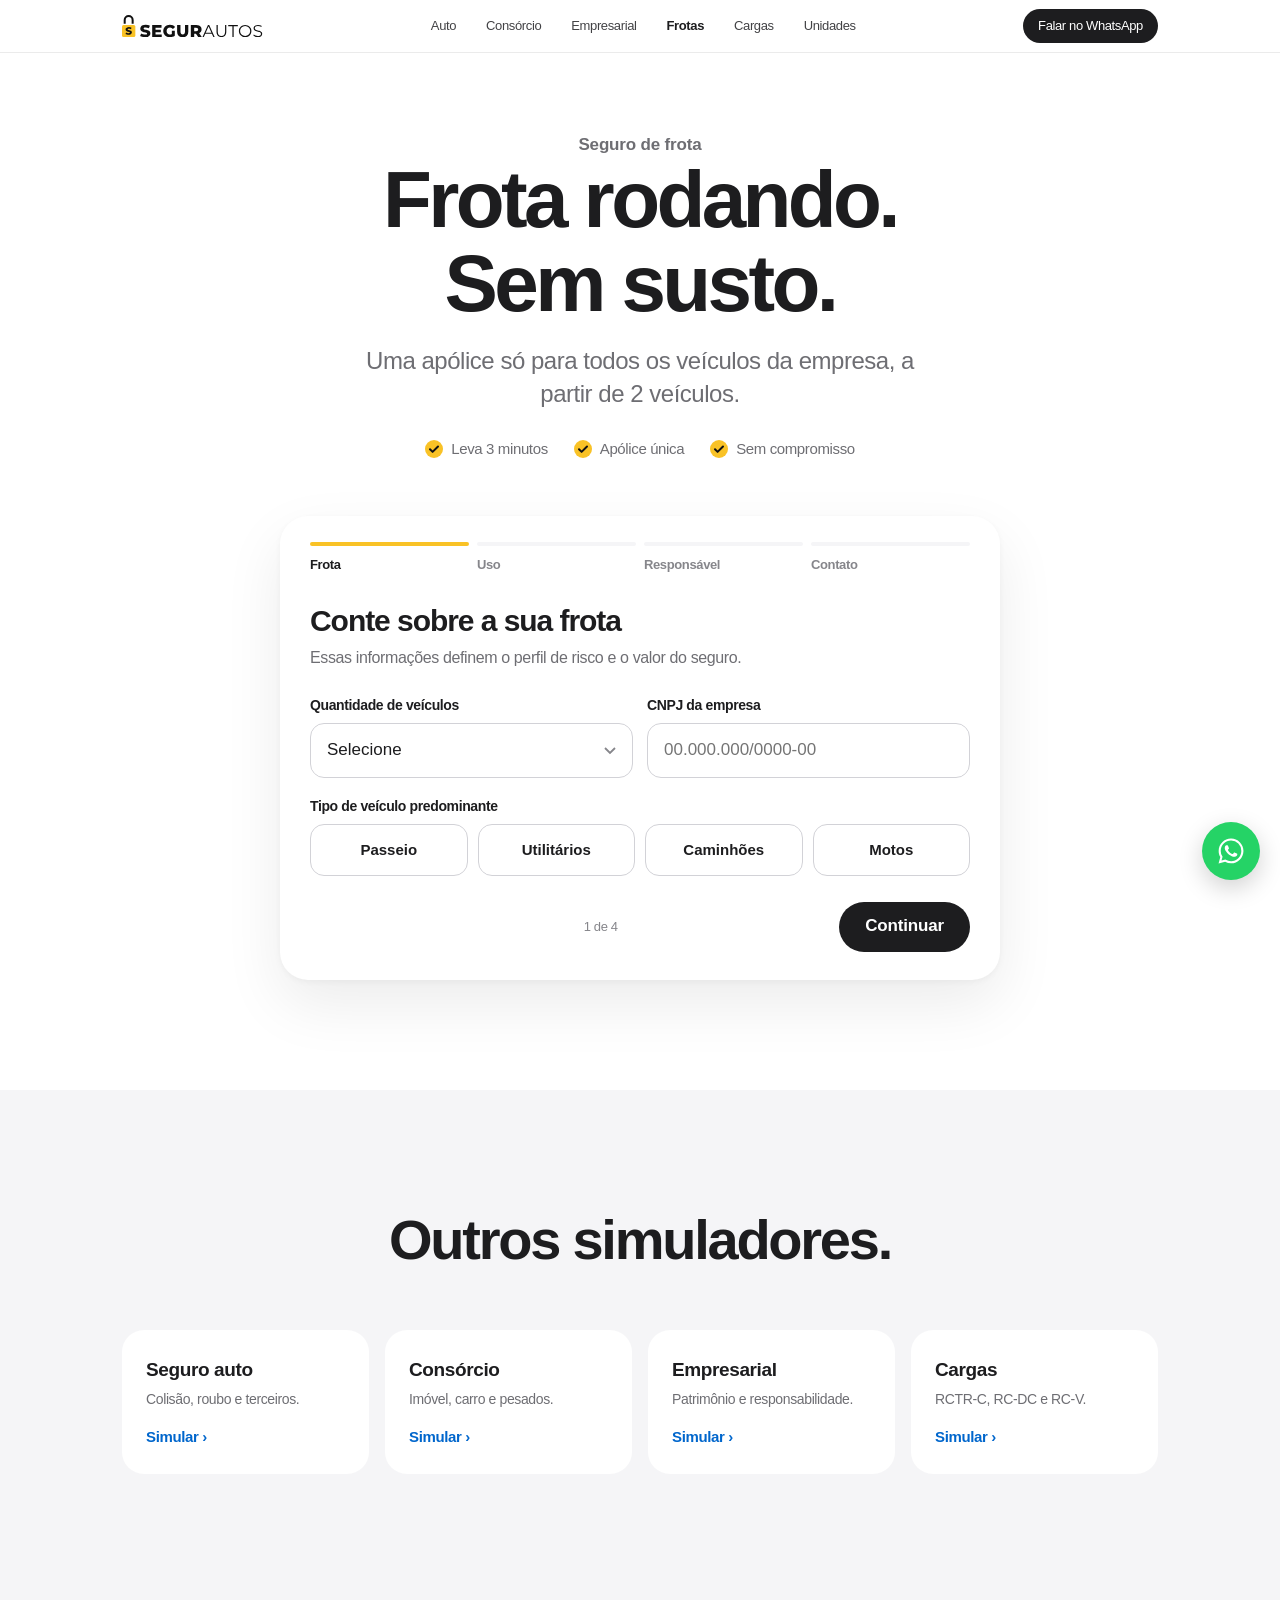
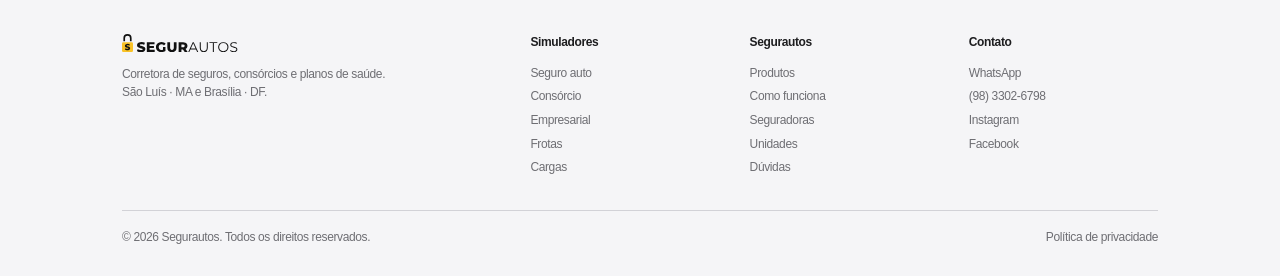
<file: cotar-frotas.html>
<!doctype html>
<html lang="pt-BR">
<head>
<meta charset="utf-8">
<meta name="viewport" content="width=device-width, initial-scale=1, viewport-fit=cover">
<title>Cotação de seguro de frota | Segurautos</title>
<meta name="description" content="Cote o seguro da frota da sua empresa a partir de 2 veículos.">
<meta name="theme-color" content="#ffffff">
<link rel="icon" href="assets/img/favicon.svg" type="image/svg+xml">
<link rel="stylesheet" href="assets/css/site.css">
<link rel="stylesheet" href="assets/css/cotar.css">
</head>
<body>

<header class="nav" id="nav">
  <div class="wrap">
    <a href="index.html" aria-label="Segurautos, página inicial"><img class="logo" src="assets/img/logo.svg" alt="Segurautos" width="126" height="22"></a>
    <nav class="nav-links" id="menu" aria-label="Principal"><a href="cotar-auto.html">Auto</a><a href="cotar-consorcio.html">Consórcio</a><a href="cotar-empresarial.html">Empresarial</a><a href="cotar-frotas.html" aria-current="page">Frotas</a><a href="cotar-cargas.html">Cargas</a><a href="index.html#unidades">Unidades</a></nav>
    <a class="nav-cta" href="#" data-wa="Olá! Vim pelo site da Segurautos.">Falar no WhatsApp</a>
    <button class="burger" id="burger" aria-label="Abrir menu" aria-expanded="false" aria-controls="menu"><span></span></button>
  </div>
</header>

<main id="topo">
<section class="c-hero">
  <div class="wrap">
    <p class="eyebrow rv">Seguro de frota</p>
    <h1 class="h1 rv">Frota rodando.<br>Sem susto.</h1>
    <p class="lead rv">Uma apólice só para todos os veículos da empresa, a partir de 2 veículos.</p>
    <ul class="perks rv"><li>Leva 3 minutos</li><li>Apólice única</li><li>Sem compromisso</li></ul>
  </div>
</section>

<section class="c-main" style="padding-top:0">
  <div class="wrap">
    <form class="card rv" id="sim" data-sim="frotas" novalidate aria-label="Simulador de seguro de frota"></form>
  </div>
</section>

<section class="alt">
  <div class="wrap">
    <div class="head rv"><h2 class="h2">Outros simuladores.</h2></div>
    <div class="more"><a href="cotar-auto.html" class="rv"><strong>Seguro auto</strong><span>Colisão, roubo e terceiros.</span><em>Simular ›</em></a><a href="cotar-consorcio.html" class="rv"><strong>Consórcio</strong><span>Imóvel, carro e pesados.</span><em>Simular ›</em></a><a href="cotar-empresarial.html" class="rv"><strong>Empresarial</strong><span>Patrimônio e responsabilidade.</span><em>Simular ›</em></a><a href="cotar-cargas.html" class="rv"><strong>Cargas</strong><span>RCTR-C, RC-DC e RC-V.</span><em>Simular ›</em></a></div>
  </div>
</section>
</main>

<footer>
  <div class="wrap">
    <div class="f-top">
      <div><img class="logo" src="assets/img/logo.svg" alt="Segurautos" width="103" height="18"><p>Corretora de seguros, consórcios e planos de saúde.<br>São Luís · MA e Brasília · DF.</p></div>
      <div><h4>Simuladores</h4><a href="cotar-auto.html">Seguro auto</a><a href="cotar-consorcio.html">Consórcio</a><a href="cotar-empresarial.html">Empresarial</a><a href="cotar-frotas.html">Frotas</a><a href="cotar-cargas.html">Cargas</a></div>
      <div><h4>Segurautos</h4><a href="index.html#produtos">Produtos</a><a href="index.html#como-funciona">Como funciona</a><a href="index.html#parceiras">Seguradoras</a><a href="index.html#unidades">Unidades</a><a href="index.html#duvidas">Dúvidas</a></div>
      <div><h4>Contato</h4><a href="#" data-wa="Olá! Vim pelo site da Segurautos.">WhatsApp</a><a href="tel:+559833026798">(98) 3302-6798</a><a href="https://www.instagram.com/segurautos/" target="_blank" rel="noopener">Instagram</a><a href="https://www.facebook.com/segurautos" target="_blank" rel="noopener">Facebook</a></div>
    </div>
    <div class="f-bot">
      <p>© <span id="ano">2026</span> Segurautos. Todos os direitos reservados.</p>
      <p><a href="politica-de-privacidade.html">Política de privacidade</a></p>
    </div>
  </div>
</footer>
<a class="wa" href="#" data-wa="Olá! Vim pelo site da Segurautos." aria-label="Falar no WhatsApp"><svg viewBox="0 0 24 24"><path d="M19.05 4.91A9.82 9.82 0 0 0 12.04 2C6.58 2 2.13 6.45 2.13 11.91c0 1.75.46 3.45 1.32 4.95L2.05 22l5.25-1.38a9.9 9.9 0 0 0 4.74 1.21c5.46 0 9.91-4.45 9.91-9.91 0-2.65-1.03-5.14-2.9-7.01zm-7.01 15.24a8.23 8.23 0 0 1-4.2-1.15l-.3-.18-3.12.82.83-3.04-.2-.31a8.2 8.2 0 0 1-1.26-4.38c0-4.54 3.7-8.23 8.24-8.23a8.2 8.2 0 0 1 8.23 8.24c0 4.54-3.7 8.23-8.22 8.23zm4.52-6.16c-.25-.12-1.47-.72-1.69-.81-.23-.08-.39-.12-.56.12-.17.25-.64.81-.78.97-.14.17-.29.19-.54.06-.25-.12-1.05-.39-1.99-1.23-.74-.66-1.23-1.47-1.38-1.72-.14-.25-.02-.38.11-.51.11-.11.25-.29.37-.43.13-.15.17-.25.25-.41.08-.17.04-.31-.02-.43-.06-.12-.56-1.34-.76-1.84-.2-.48-.41-.42-.56-.43h-.48c-.17 0-.43.06-.66.31-.22.25-.86.85-.86 2.07 0 1.22.89 2.4 1.01 2.56.12.17 1.75 2.67 4.23 3.74.59.26 1.05.41 1.41.52.59.19 1.13.16 1.56.1.48-.07 1.47-.6 1.67-1.18.21-.58.21-1.07.14-1.18-.06-.1-.22-.16-.47-.28z"/></svg></a>

<script src="assets/js/site.js"></script>
<script src="assets/js/cotar.js"></script>
</body>
</html>
</file>
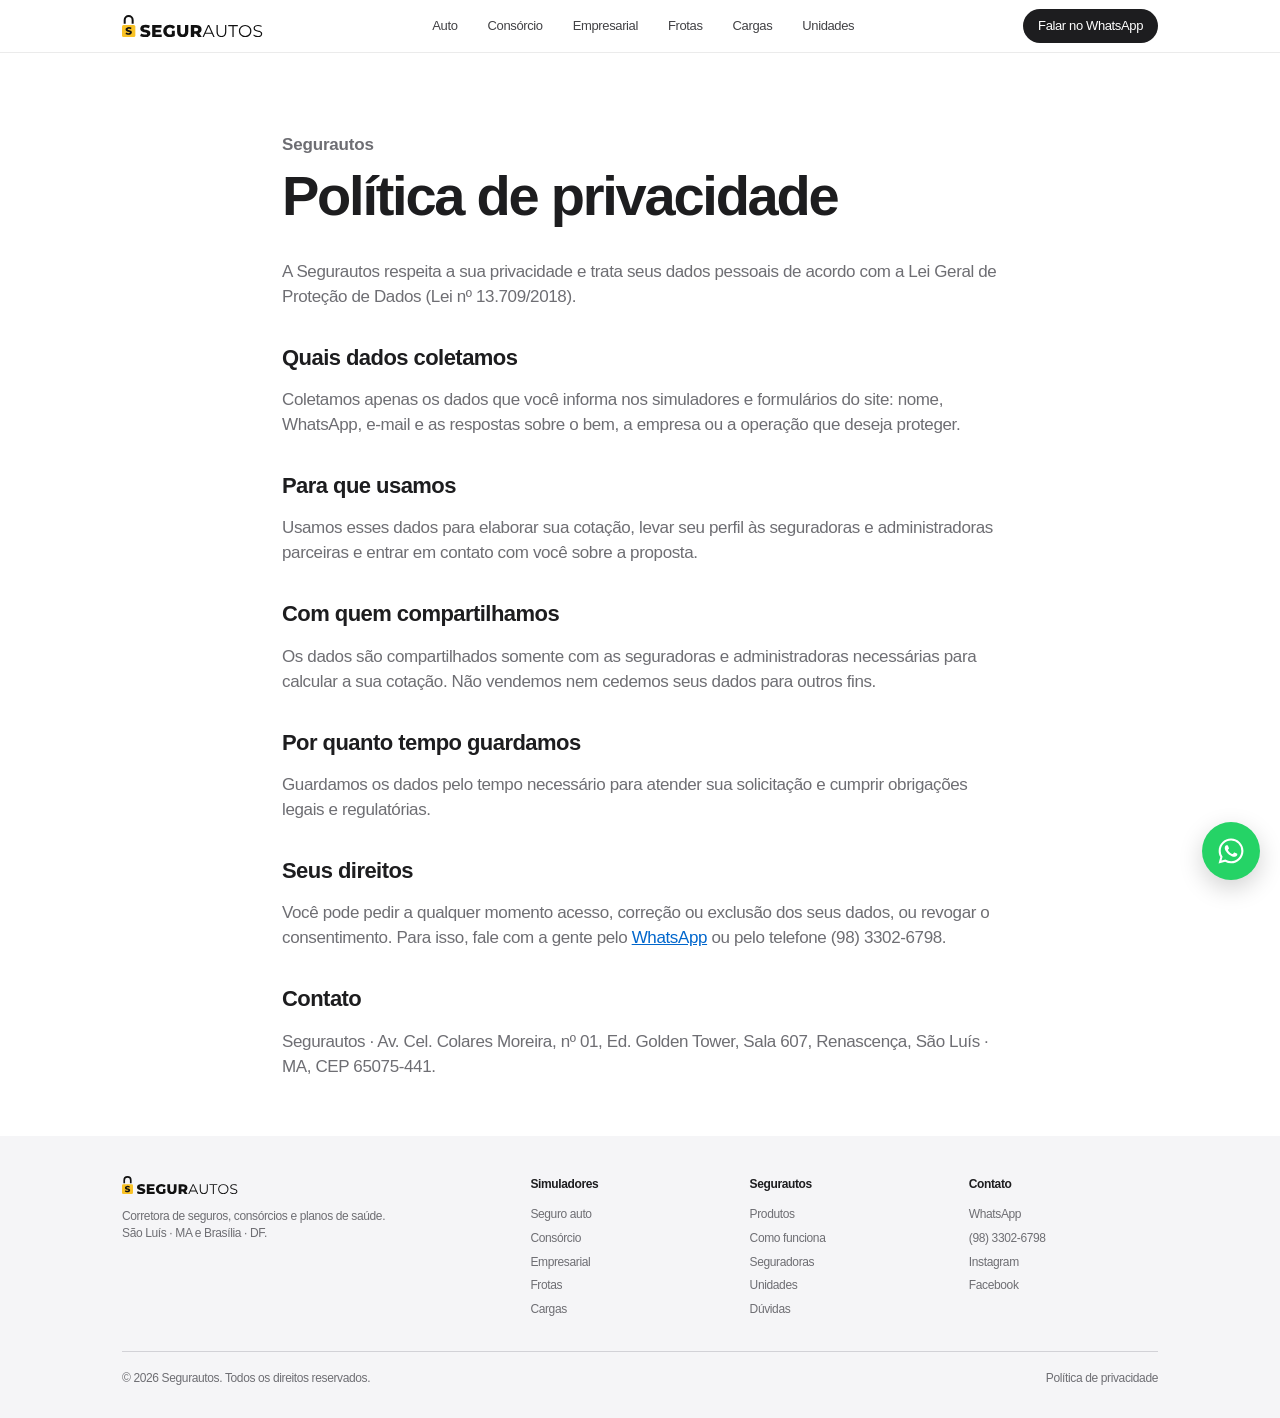
<file: politica-de-privacidade.html>
<!doctype html>
<html lang="pt-BR">
<head>
<meta charset="utf-8">
<meta name="viewport" content="width=device-width, initial-scale=1, viewport-fit=cover">
<title>Política de privacidade | Segurautos</title>
<meta name="description" content="Como a Segurautos trata os seus dados pessoais.">
<meta name="theme-color" content="#ffffff">
<link rel="icon" href="assets/img/favicon.svg" type="image/svg+xml">
<link rel="stylesheet" href="assets/css/site.css">
<link rel="stylesheet" href="assets/css/cotar.css">
</head>
<body>

<header class="nav" id="nav">
  <div class="wrap">
    <a href="index.html" aria-label="Segurautos, página inicial"><img class="logo" src="assets/img/logo.svg" alt="Segurautos" width="126" height="22"></a>
    <nav class="nav-links" id="menu" aria-label="Principal"><a href="cotar-auto.html">Auto</a><a href="cotar-consorcio.html">Consórcio</a><a href="cotar-empresarial.html">Empresarial</a><a href="cotar-frotas.html">Frotas</a><a href="cotar-cargas.html">Cargas</a><a href="index.html#unidades">Unidades</a></nav>
    <a class="nav-cta" href="#" data-wa="Olá! Vim pelo site da Segurautos.">Falar no WhatsApp</a>
    <button class="burger" id="burger" aria-label="Abrir menu" aria-expanded="false" aria-controls="menu"><span></span></button>
  </div>
</header>

<main id="topo">
<section class="c-hero" style="text-align:left">
  <div class="wrap" style="max-width:760px">
    <p class="eyebrow">Segurautos</p>
    <h1 class="h2" style="margin-top:8px">Política de privacidade</h1>
    <div class="legal">
      <p>A Segurautos respeita a sua privacidade e trata seus dados pessoais de acordo com a Lei Geral de Proteção de Dados (Lei nº 13.709/2018).</p>
      <h2>Quais dados coletamos</h2>
      <p>Coletamos apenas os dados que você informa nos simuladores e formulários do site: nome, WhatsApp, e-mail e as respostas sobre o bem, a empresa ou a operação que deseja proteger.</p>
      <h2>Para que usamos</h2>
      <p>Usamos esses dados para elaborar sua cotação, levar seu perfil às seguradoras e administradoras parceiras e entrar em contato com você sobre a proposta.</p>
      <h2>Com quem compartilhamos</h2>
      <p>Os dados são compartilhados somente com as seguradoras e administradoras necessárias para calcular a sua cotação. Não vendemos nem cedemos seus dados para outros fins.</p>
      <h2>Por quanto tempo guardamos</h2>
      <p>Guardamos os dados pelo tempo necessário para atender sua solicitação e cumprir obrigações legais e regulatórias.</p>
      <h2>Seus direitos</h2>
      <p>Você pode pedir a qualquer momento acesso, correção ou exclusão dos seus dados, ou revogar o consentimento. Para isso, fale com a gente pelo <a href="#" data-wa="Olá! Quero falar sobre os meus dados pessoais.">WhatsApp</a> ou pelo telefone (98) 3302-6798.</p>
      <h2>Contato</h2>
      <p>Segurautos · Av. Cel. Colares Moreira, nº 01, Ed. Golden Tower, Sala 607, Renascença, São Luís · MA, CEP 65075-441.</p>
    </div>
  </div>
</section>
</main>

<footer>
  <div class="wrap">
    <div class="f-top">
      <div><img class="logo" src="assets/img/logo.svg" alt="Segurautos" width="103" height="18"><p>Corretora de seguros, consórcios e planos de saúde.<br>São Luís · MA e Brasília · DF.</p></div>
      <div><h4>Simuladores</h4><a href="cotar-auto.html">Seguro auto</a><a href="cotar-consorcio.html">Consórcio</a><a href="cotar-empresarial.html">Empresarial</a><a href="cotar-frotas.html">Frotas</a><a href="cotar-cargas.html">Cargas</a></div>
      <div><h4>Segurautos</h4><a href="index.html#produtos">Produtos</a><a href="index.html#como-funciona">Como funciona</a><a href="index.html#parceiras">Seguradoras</a><a href="index.html#unidades">Unidades</a><a href="index.html#duvidas">Dúvidas</a></div>
      <div><h4>Contato</h4><a href="#" data-wa="Olá! Vim pelo site da Segurautos.">WhatsApp</a><a href="tel:+559833026798">(98) 3302-6798</a><a href="https://www.instagram.com/segurautos/" target="_blank" rel="noopener">Instagram</a><a href="https://www.facebook.com/segurautos" target="_blank" rel="noopener">Facebook</a></div>
    </div>
    <div class="f-bot">
      <p>© <span id="ano">2026</span> Segurautos. Todos os direitos reservados.</p>
      <p><a href="politica-de-privacidade.html">Política de privacidade</a></p>
    </div>
  </div>
</footer>
<a class="wa" href="#" data-wa="Olá! Vim pelo site da Segurautos." aria-label="Falar no WhatsApp"><svg viewBox="0 0 24 24"><path d="M19.05 4.91A9.82 9.82 0 0 0 12.04 2C6.58 2 2.13 6.45 2.13 11.91c0 1.75.46 3.45 1.32 4.95L2.05 22l5.25-1.38a9.9 9.9 0 0 0 4.74 1.21c5.46 0 9.91-4.45 9.91-9.91 0-2.65-1.03-5.14-2.9-7.01zm-7.01 15.24a8.23 8.23 0 0 1-4.2-1.15l-.3-.18-3.12.82.83-3.04-.2-.31a8.2 8.2 0 0 1-1.26-4.38c0-4.54 3.7-8.23 8.24-8.23a8.2 8.2 0 0 1 8.23 8.24c0 4.54-3.7 8.23-8.22 8.23zm4.52-6.16c-.25-.12-1.47-.72-1.69-.81-.23-.08-.39-.12-.56.12-.17.25-.64.81-.78.97-.14.17-.29.19-.54.06-.25-.12-1.05-.39-1.99-1.23-.74-.66-1.23-1.47-1.38-1.72-.14-.25-.02-.38.11-.51.11-.11.25-.29.37-.43.13-.15.17-.25.25-.41.08-.17.04-.31-.02-.43-.06-.12-.56-1.34-.76-1.84-.2-.48-.41-.42-.56-.43h-.48c-.17 0-.43.06-.66.31-.22.25-.86.85-.86 2.07 0 1.22.89 2.4 1.01 2.56.12.17 1.75 2.67 4.23 3.74.59.26 1.05.41 1.41.52.59.19 1.13.16 1.56.1.48-.07 1.47-.6 1.67-1.18.21-.58.21-1.07.14-1.18-.06-.1-.22-.16-.47-.28z"/></svg></a>

<script src="assets/js/site.js"></script>
</body>
</html>
</file>
<file: assets/css/site.css>
:root{
  --ink:#1d1d1f; --ink-2:#6e6e73; --ink-3:#86868b;
  --bg:#ffffff; --bg-2:#f5f5f7; --line:#d2d2d7;
  --yel:#F9C226; --yel-2:#e8b10f; --navy:#0b1b3a;
  --r:22px; --r-sm:14px;
  --max:1080px; --gut:22px;
  --font:-apple-system,BlinkMacSystemFont,"SF Pro Display","SF Pro Text","Inter","Helvetica Neue",Arial,sans-serif;
  --ease:cubic-bezier(.22,.61,.36,1);
}
*{box-sizing:border-box;margin:0;padding:0}
html{scroll-behavior:smooth;-webkit-text-size-adjust:100%}
body{font-family:var(--font);color:var(--ink);background:var(--bg);line-height:1.47;font-size:17px;letter-spacing:-.022em;-webkit-font-smoothing:antialiased}
a{color:inherit;text-decoration:none}
button{font:inherit;color:inherit;background:none;border:0;cursor:pointer}
img,svg{display:block}
.wrap{max-width:var(--max);margin:0 auto;padding:0 var(--gut)}
:focus-visible{outline:3px solid rgba(0,113,227,.55);outline-offset:3px;border-radius:8px}

/* ---------- navegação ---------- */
.nav{position:sticky;top:0;z-index:50;background:rgba(255,255,255,.78);backdrop-filter:saturate(180%) blur(20px);-webkit-backdrop-filter:saturate(180%) blur(20px);border-bottom:1px solid rgba(0,0,0,.08)}
.nav .wrap{height:52px;display:flex;align-items:center;justify-content:space-between;gap:24px}
.logo{height:22px;width:auto;color:var(--ink)}
.nav-links{display:flex;gap:30px;font-size:13px;color:#424245}
.nav-links a{transition:color .2s}
.nav-links a:hover{color:var(--ink)}
.nav-cta{font-size:13px;font-weight:500;background:var(--ink);color:#fff;padding:7px 15px;border-radius:980px}
.burger{display:none;width:36px;height:36px;align-items:center;justify-content:center}
.burger span{display:block;width:17px;height:1.5px;background:var(--ink);position:relative;transition:transform .3s var(--ease)}
.burger span::before,.burger span::after{content:"";position:absolute;left:0;width:17px;height:1.5px;background:var(--ink);transition:transform .3s var(--ease)}
.burger span::before{top:-6px}.burger span::after{top:6px}
.nav.open .burger span{background:transparent}
.nav.open .burger span::before{transform:translateY(6px) rotate(45deg)}
.nav.open .burger span::after{transform:translateY(-6px) rotate(-45deg)}

/* ---------- tipografia ---------- */
.eyebrow{font-size:17px;font-weight:600;color:var(--ink-2);letter-spacing:-.01em}
.h1{font-size:clamp(44px,8vw,80px);line-height:1.05;font-weight:700;letter-spacing:-.045em}
.h2{font-size:clamp(34px,5.4vw,56px);line-height:1.07;font-weight:700;letter-spacing:-.04em}
.h3{font-size:clamp(24px,3vw,32px);line-height:1.12;font-weight:700;letter-spacing:-.03em}
.lead{font-size:clamp(19px,2.2vw,24px);line-height:1.38;color:var(--ink-2);font-weight:500;letter-spacing:-.02em}
.mark{background:linear-gradient(transparent 62%,rgba(249,194,38,.55) 62%)}

/* ---------- botões ---------- */
.btns{display:flex;gap:14px;flex-wrap:wrap;align-items:center}
.btn{display:inline-flex;align-items:center;justify-content:center;gap:8px;min-height:48px;padding:0 26px;border-radius:980px;font-size:17px;font-weight:600;letter-spacing:-.01em;transition:transform .2s var(--ease),background .2s}
.btn:active{transform:scale(.97)}
.btn-yel{background:var(--yel);color:#111}
.btn-yel:hover{background:var(--yel-2)}
.btn-ink{background:var(--ink);color:#fff}
.btn-ink:hover{background:#000}
.btn-ghost{color:#0066cc;padding:0 6px;min-height:auto}
.btn-ghost:hover{text-decoration:underline}
.btn-ghost::after{content:"›";font-size:22px;line-height:1;margin-left:2px;transform:translateY(-1px)}

/* ---------- hero ---------- */
.hero{text-align:center;padding:96px 0 0;overflow:hidden}
.hero .lead{max-width:620px;margin:20px auto 34px}
.hero .btns{justify-content:center}
.hero-art{margin:72px auto 0;max-width:880px;position:relative;aspect-ratio:16/8;overflow:hidden;pointer-events:none}
.hero .wrap{position:relative;z-index:2}
.hero-lock{position:absolute;left:50%;bottom:0;transform:translateX(-50%);width:min(34%,280px);color:var(--ink)}
.hero-lock svg{width:100%;height:auto}
.ring{position:absolute;left:50%;bottom:-40%;transform:translateX(-50%);border-radius:50%;border:1px solid var(--line)}
.ring.r1{width:60%;aspect-ratio:1}.ring.r2{width:82%;aspect-ratio:1;opacity:.6}.ring.r3{width:104%;aspect-ratio:1;opacity:.3}
.chip{position:absolute;background:#fff;border:1px solid rgba(0,0,0,.06);box-shadow:0 10px 30px rgba(0,0,0,.08);border-radius:980px;padding:10px 18px;font-size:15px;font-weight:600;white-space:nowrap;display:flex;align-items:center;gap:8px}
.chip i{width:8px;height:8px;border-radius:50%;background:var(--yel);display:block}
.chip.c1{left:6%;top:30%}.chip.c2{right:4%;top:18%}.chip.c3{left:16%;bottom:12%}.chip.c4{right:13%;bottom:22%}

/* ---------- seções ---------- */
section{padding:120px 0}
.alt{background:var(--bg-2)}
.head{text-align:center;max-width:760px;margin:0 auto 60px}
.head .lead{margin-top:16px}

/* produtos */
.grid-p{display:grid;grid-template-columns:repeat(6,1fr);gap:20px}
.tile{grid-column:span 2;background:#fff;border-radius:var(--r);padding:34px 30px 30px;display:flex;flex-direction:column;min-height:330px;position:relative;overflow:hidden;transition:transform .35s var(--ease),box-shadow .35s var(--ease)}
.tile:hover{transform:translateY(-4px);box-shadow:0 18px 40px rgba(0,0,0,.08)}
.tile.big{grid-column:span 3;min-height:380px}
.tile.dark{background:var(--ink);color:#fff}
.tile.dark .t-sub{color:#a1a1a6}
.tile.dark .btn-ghost{color:var(--yel)}
.t-ic{width:52px;height:52px;border-radius:14px;background:var(--bg-2);display:grid;place-items:center;margin-bottom:auto}
.tile.dark .t-ic{background:#2c2c2e}
.t-ic svg{width:26px;height:26px;stroke:currentColor;fill:none;stroke-width:1.7;stroke-linecap:round;stroke-linejoin:round}
.t-tag{font-size:12px;font-weight:600;letter-spacing:.02em;text-transform:uppercase;color:var(--ink-3);margin-top:28px}
.tile h3{font-size:28px;line-height:1.12;font-weight:700;letter-spacing:-.03em;margin:6px 0 8px}
.t-sub{color:var(--ink-2);font-size:16px;margin-bottom:22px}
.t-act{display:flex;gap:18px;align-items:center;flex-wrap:wrap}
.t-act .btn{min-height:40px;padding:0 18px;font-size:15px}

/* como funciona */
.steps{display:grid;grid-template-columns:repeat(3,1fr);gap:20px;counter-reset:s}
.step-c{background:#fff;border-radius:var(--r);padding:34px 30px}
.alt .step-c{background:#fff}
.step-c b{display:grid;place-items:center;width:38px;height:38px;border-radius:50%;background:var(--yel);font-size:17px;margin-bottom:24px}
.step-c h3{font-size:22px;letter-spacing:-.025em;margin-bottom:8px}
.step-c p{color:var(--ink-2);font-size:16px}

/* números */
.stats{display:grid;grid-template-columns:repeat(3,1fr);gap:20px;text-align:center}
.stat strong{display:block;font-size:clamp(48px,7vw,72px);font-weight:700;letter-spacing:-.05em;line-height:1}
.stat span{display:block;color:var(--ink-2);margin-top:10px;font-size:17px}

/* parceiras */
.marquee{overflow:hidden;mask-image:linear-gradient(90deg,transparent,#000 12%,#000 88%,transparent);-webkit-mask-image:linear-gradient(90deg,transparent,#000 12%,#000 88%,transparent)}
.track{display:flex;gap:56px;width:max-content;animation:roll 40s linear infinite}
.track span{font-size:clamp(22px,2.6vw,30px);font-weight:700;letter-spacing:-.03em;color:#aeaeb2;white-space:nowrap}
@keyframes roll{to{transform:translateX(-50%)}}

/* unidades */
.units{display:grid;grid-template-columns:1fr 1fr;gap:20px}
.unit{background:var(--bg-2);border-radius:var(--r);padding:40px 36px;display:flex;flex-direction:column;gap:6px}
.unit .t-tag{margin:0}
.unit h3{font-size:34px;letter-spacing:-.035em;margin-bottom:12px}
.unit p{color:var(--ink-2);font-size:16px}
.unit .btns{margin-top:24px}

/* faq */
.faq{max-width:760px;margin:0 auto}
.faq details{border-bottom:1px solid var(--line)}
.faq summary{list-style:none;cursor:pointer;padding:26px 40px 26px 0;font-size:21px;font-weight:600;letter-spacing:-.02em;position:relative}
.faq summary::-webkit-details-marker{display:none}
.faq summary::after{content:"";position:absolute;right:6px;top:50%;width:11px;height:11px;border-right:2px solid var(--ink-2);border-bottom:2px solid var(--ink-2);transform:translateY(-70%) rotate(45deg);transition:transform .3s var(--ease)}
.faq details[open] summary::after{transform:translateY(-30%) rotate(-135deg)}
.faq details p{color:var(--ink-2);padding:0 40px 28px 0;font-size:17px}

/* cta final */
.final{text-align:center;background:var(--ink);color:#fff}
.final .lead{color:#a1a1a6;max-width:560px;margin:18px auto 34px}
.final .btns{justify-content:center}
.final .btn-ghost{color:var(--yel)}

/* rodapé */
footer{background:var(--bg-2);font-size:12px;color:var(--ink-2);padding:40px 0 30px}
.f-top{display:grid;grid-template-columns:2fr 1fr 1fr 1fr;gap:30px;padding-bottom:30px;border-bottom:1px solid var(--line)}
.f-top h4{font-size:12px;color:var(--ink);font-weight:600;margin-bottom:10px}
.f-top a{display:block;padding:3px 0}
.f-top a:hover{color:var(--ink);text-decoration:underline}
.f-top .logo{height:18px;margin-bottom:14px}
.f-bot{padding-top:18px;display:flex;justify-content:space-between;gap:20px;flex-wrap:wrap}
.lgpd{max-width:760px;margin-top:6px;line-height:1.5}

/* whatsapp flutuante */
.wa{position:fixed;right:20px;bottom:20px;z-index:40;width:58px;height:58px;border-radius:50%;background:#25d366;display:grid;place-items:center;box-shadow:0 8px 24px rgba(0,0,0,.18);transition:transform .25s var(--ease)}
.wa:hover{transform:scale(1.06)}
.wa svg{width:30px;height:30px;fill:#fff}

/* revelar ao rolar */
.rv{opacity:0;transform:translateY(28px);transition:opacity .9s var(--ease),transform .9s var(--ease)}
.rv.in{opacity:1;transform:none}
body.lock{overflow:hidden}
.nav-links a[aria-current=page]{color:var(--ink);font-weight:600}

/* ---------- responsivo ---------- */
@media (max-width:900px){
  .tile,.tile.big{grid-column:span 3}
  .steps,.stats{grid-template-columns:1fr}
  .f-top{grid-template-columns:1fr 1fr}
}
@media (max-width:760px){
  .nav-links{position:fixed;top:52px;left:0;right:0;background:rgba(255,255,255,.97);backdrop-filter:blur(20px);-webkit-backdrop-filter:blur(20px);flex-direction:column;gap:0;padding:8px 22px 26px;font-size:24px;font-weight:600;color:var(--ink);transform:translateY(-8px);opacity:0;pointer-events:none;transition:opacity .3s var(--ease),transform .3s var(--ease);border-bottom:1px solid rgba(0,0,0,.08)}
  .nav-links a{padding:12px 0;border-bottom:1px solid rgba(0,0,0,.06)}
  .nav.open .nav-links{opacity:1;transform:none;pointer-events:auto}
  .burger{display:flex}
  .nav-cta{display:none}
  section{padding:84px 0}
  .hero{padding-top:64px}
  .hero-art{aspect-ratio:1/0.85;margin-top:48px}
  .hero-lock{width:44%}
  .chip{font-size:13px;padding:8px 14px}
  .chip.c1{left:0;top:22%}.chip.c2{right:0;top:6%}.chip.c3{left:2%;bottom:6%}.chip.c4{right:0;bottom:30%}
  .grid-p{grid-template-columns:1fr}
  .tile,.tile.big{grid-column:auto;min-height:290px}
  .units{grid-template-columns:1fr}
  .unit{padding:32px 26px}
  .faq summary{font-size:18px}
}
@media (prefers-reduced-motion:reduce){
  *,*::before,*::after{animation:none!important;transition:none!important;scroll-behavior:auto!important}
  .rv{opacity:1;transform:none}
}
</file>
<file: assets/css/cotar.css>
/* Segurautos — páginas de cotação (simuladores em etapas e calculadora de consórcio) */

/* ---------- topo da página de cotação ---------- */
.c-hero{padding:80px 0 56px;text-align:center}
.c-hero .lead{max-width:600px;margin:18px auto 0}
.perks{display:flex;justify-content:center;gap:10px 26px;flex-wrap:wrap;margin-top:28px;list-style:none;font-size:15px;color:var(--ink-2)}
.perks li{display:flex;align-items:center;gap:8px}
.perks li::before{content:"";width:18px;height:18px;border-radius:50%;background:var(--yel) url("data:image/svg+xml,%3Csvg xmlns='http://www.w3.org/2000/svg' viewBox='0 0 18 18'%3E%3Cpath d='M5 9.3l2.6 2.6L13 6.5' fill='none' stroke='%23111' stroke-width='2' stroke-linecap='round' stroke-linejoin='round'/%3E%3C/svg%3E") center/18px no-repeat;flex:none}
.c-main{padding:0 0 110px}

/* ---------- cartão do simulador ---------- */
.card{max-width:720px;margin:0 auto;background:#fff;border-radius:28px;box-shadow:0 2px 6px rgba(0,0,0,.04),0 24px 60px rgba(0,0,0,.08);overflow:hidden}
.prog{display:grid;list-style:none;padding:26px 30px 0;gap:8px}
.prog li{display:flex;flex-direction:column;gap:9px;font-size:13px;font-weight:600;color:var(--ink-3);transition:color .3s}
.prog li::before{content:"";height:4px;border-radius:4px;background:var(--bg-2);transition:background .4s var(--ease)}
.prog li.at{color:var(--ink)}
.prog li.at::before,.prog li.done::before{background:var(--yel)}
.prog li.done{color:var(--ink-2)}
.c-body{padding:30px 30px 6px}
.c-body h2{font-size:30px;line-height:1.12;letter-spacing:-.035em}
.c-body .sub{color:var(--ink-2);margin:8px 0 26px;font-size:16px}
.c-foot{padding:20px 30px 28px;display:flex;justify-content:space-between;align-items:center;gap:12px}
.c-foot .btn{min-height:50px}
.c-foot[hidden]{display:none}
.back-b{font-size:16px;font-weight:600;color:#0066cc;padding:10px 4px}
.back-b[hidden]{display:inline-block;visibility:hidden}
.count{font-size:13px;color:var(--ink-3)}
.p-anim{animation:pin .45s var(--ease)}
@keyframes pin{from{opacity:0;transform:translateX(18px)}to{opacity:1;transform:none}}
.p-anim.back{animation-name:pback}
@keyframes pback{from{opacity:0;transform:translateX(-18px)}to{opacity:1;transform:none}}

/* ---------- campos ---------- */
.fs{display:grid;grid-template-columns:1fr 1fr;gap:18px 14px}
.f{display:flex;flex-direction:column;gap:7px}
.f.full{grid-column:1/-1}
.f>label,.f>.lbl{font-size:14px;font-weight:600;color:var(--ink)}
.f .op{color:var(--ink-3);font-weight:400}
.f input[type=text],.f input[type=tel],.f input[type=email],.f select,.f textarea{width:100%;font:inherit;font-size:17px;padding:14px 16px;border:1px solid var(--line);border-radius:var(--r-sm);background:#fff;color:var(--ink);transition:border-color .2s,box-shadow .2s;-webkit-appearance:none;appearance:none}
.f select{background-image:url("data:image/svg+xml,%3Csvg xmlns='http://www.w3.org/2000/svg' width='12' height='8'%3E%3Cpath d='M1 1l5 5 5-5' fill='none' stroke='%2386868b' stroke-width='1.8'/%3E%3C/svg%3E");background-repeat:no-repeat;background-position:right 16px center;padding-right:40px}
.f input:focus,.f select:focus,.f textarea:focus{outline:none;border-color:#0071e3;box-shadow:0 0 0 4px rgba(0,113,227,.15)}
.f.bad input,.f.bad select,.f.bad textarea{border-color:#e30000;box-shadow:0 0 0 4px rgba(227,0,0,.08)}
.f.bad .ops .o{border-color:#e30000}
.ops{display:grid;gap:10px}
.ops.c2{grid-template-columns:repeat(2,1fr)}.ops.c3{grid-template-columns:repeat(3,1fr)}.ops.c4{grid-template-columns:repeat(4,1fr)}
.o{border:1px solid var(--line);border-radius:var(--r-sm);padding:14px 10px;font-size:15px;font-weight:600;text-align:center;transition:border-color .2s,background-color .2s,color .2s,transform .15s;min-height:52px;line-height:1.2;background:#fff}
.o:hover{border-color:var(--ink-3)}
.o:active{transform:scale(.98)}
.o.on{border-color:var(--ink);background:var(--ink);color:#fff}
.rng output{font-size:34px;font-weight:700;letter-spacing:-.04em}
input[type=range]{-webkit-appearance:none;appearance:none;width:100%;height:6px;border-radius:6px;background:linear-gradient(90deg,var(--yel) var(--p,10%),var(--bg-2) var(--p,10%));margin:10px 0 4px;outline:none}
input[type=range]::-webkit-slider-thumb{-webkit-appearance:none;width:28px;height:28px;border-radius:50%;background:#fff;box-shadow:0 2px 8px rgba(0,0,0,.25);cursor:pointer}
input[type=range]::-moz-range-thumb{width:28px;height:28px;border:0;border-radius:50%;background:#fff;box-shadow:0 2px 8px rgba(0,0,0,.25);cursor:pointer}
input[type=range]:disabled{opacity:.4}
.lim{display:flex;justify-content:space-between;font-size:13px;color:var(--ink-3)}
.chk{grid-column:1/-1;display:flex;gap:12px;align-items:flex-start;font-size:14px;color:var(--ink-2);cursor:pointer;padding:4px 0}
.chk input{width:22px;height:22px;flex:none;accent-color:var(--ink);margin-top:1px}
.chk a{text-decoration:underline}
.chk.bad{color:#e30000}
.err{color:#e30000;font-size:14px;margin-top:16px}

/* ---------- tela de sucesso ---------- */
.done{text-align:center;padding:20px 0 34px}
.done .ok{width:72px;height:72px;border-radius:50%;background:var(--yel);display:grid;place-items:center;margin:0 auto 22px;animation:pop .6s var(--ease)}
.done .ok svg{width:32px;height:32px;stroke:#111;stroke-width:3;fill:none;stroke-linecap:round;stroke-linejoin:round;stroke-dasharray:40;stroke-dashoffset:40;animation:draw .5s .25s var(--ease) forwards}
@keyframes pop{from{transform:scale(.6);opacity:0}to{transform:none;opacity:1}}
@keyframes draw{to{stroke-dashoffset:0}}
.done .btns{justify-content:center}
.done ol{list-style:none;text-align:left;margin:30px auto 0;max-width:420px;display:grid;gap:14px}
.done li{display:flex;gap:14px;align-items:flex-start;font-size:15px;color:var(--ink-2)}
.done li b{flex:none;width:26px;height:26px;border-radius:50%;background:var(--bg-2);display:grid;place-items:center;font-size:13px;color:var(--ink)}
.done li strong{color:var(--ink);display:block}

/* ---------- outros produtos ---------- */
.more{display:grid;grid-template-columns:repeat(4,1fr);gap:16px}
.more a{background:#fff;border-radius:var(--r);padding:26px 24px;display:flex;flex-direction:column;gap:6px;transition:transform .3s var(--ease),box-shadow .3s var(--ease)}
.more a:hover{transform:translateY(-3px);box-shadow:0 14px 34px rgba(0,0,0,.08)}
.more strong{font-size:19px;letter-spacing:-.02em}
.more span{font-size:14px;color:var(--ink-2)}
.more em{font-style:normal;color:#0066cc;font-size:15px;font-weight:600;margin-top:10px}

/* ================= CONSÓRCIO ================= */
.cs-hero{display:grid;grid-template-columns:1fr 1fr;gap:56px;align-items:center;padding:72px var(--gut) 80px}
.cs-hero .h1{font-size:clamp(38px,4.4vw,58px)}
.cs-hero .lead{margin:18px 0 32px;max-width:480px}
.cs-ph{position:relative;border-radius:28px;overflow:hidden;aspect-ratio:8/9;background:var(--bg-2)}
.cs-ph img{position:absolute;inset:0;width:100%;height:100%;object-fit:cover;transition:opacity .6s var(--ease)}
.glass{position:absolute;left:20px;right:20px;bottom:20px;max-width:330px;padding:20px 22px;border-radius:20px;background:rgba(255,255,255,.78);backdrop-filter:blur(20px) saturate(160%);-webkit-backdrop-filter:blur(20px) saturate(160%);box-shadow:0 10px 30px rgba(0,0,0,.12)}
.glass small{display:block;font-size:13px;color:var(--ink-2);font-weight:600}
.glass strong{display:block;font-size:32px;letter-spacing:-.04em;margin:2px 0}
.glass strong span{font-size:16px;color:var(--ink-2);font-weight:500;letter-spacing:0}
.glass em{font-style:normal;font-size:13px;color:var(--ink-2)}
.adms{display:flex;justify-content:center;gap:14px;flex-wrap:wrap}
.adms div{background:#fff;border-radius:18px;height:76px;width:190px;display:grid;place-items:center;padding:16px 24px}
.adms img{max-height:36px;max-width:100%;object-fit:contain}
.adms-l{text-align:center;font-size:14px;color:var(--ink-2);margin-bottom:20px}

.calc{background:#fff;border-radius:28px;box-shadow:0 2px 6px rgba(0,0,0,.04),0 24px 60px rgba(0,0,0,.08);overflow:hidden}
.tabs{display:grid;grid-template-columns:repeat(4,1fr);border-bottom:1px solid rgba(0,0,0,.08)}
.tab{padding:22px 10px 20px;font-size:15px;font-weight:600;color:var(--ink-3);display:flex;flex-direction:column;align-items:center;gap:8px;position:relative;transition:color .2s}
.tab svg{width:26px;height:26px}
.tab:hover{color:var(--ink)}
.tab.at{color:var(--ink)}
.tab.at::after{content:"";position:absolute;left:22%;right:22%;bottom:-1px;height:3px;border-radius:3px;background:var(--yel)}
.calc-b{display:grid;grid-template-columns:1fr 1fr}
.calc-l{padding:36px}
.k{display:block;font-size:13px;font-weight:600;color:var(--ink-3);margin-bottom:12px}
.seg{display:inline-flex;background:var(--bg-2);border-radius:980px;padding:4px;margin-bottom:32px}
.seg button{padding:9px 18px;border-radius:980px;font-size:14px;font-weight:600;color:var(--ink-2);transition:all .2s}
.seg button.at{background:#fff;color:var(--ink);box-shadow:0 2px 8px rgba(0,0,0,.1)}
.val{font-size:44px;font-weight:700;letter-spacing:-.045em;margin-bottom:8px;line-height:1.1}
.adm-pick{display:flex;flex-direction:column;gap:10px;margin-top:32px}
.ap{display:flex;align-items:center;gap:14px;border:1px solid var(--line);border-radius:16px;padding:12px 16px;background:#fff;text-align:left;transition:border-color .2s,box-shadow .2s}
.ap:hover{border-color:var(--ink-3)}
.ap.at{border-color:var(--ink);box-shadow:0 0 0 3px rgba(0,0,0,.06)}
.ap .lg{width:92px;height:32px;display:flex;align-items:center;flex:none}
.ap .lg img{max-height:28px;max-width:92px;object-fit:contain}
.ap .nm{flex:1;font-size:14px;font-weight:600}
.ap .pr{font-size:15px;font-weight:700;white-space:nowrap}
.ap .pr.sc{font-size:13px;font-weight:500;color:var(--ink-3)}
.ap.off{opacity:.6}
.rdb{font-style:normal;font-size:11px;font-weight:700;color:#111;background:var(--yel);border-radius:980px;padding:3px 7px;margin-right:8px;vertical-align:2px}
.calc-r{background:var(--ink);color:#fff;padding:36px;display:flex;flex-direction:column}
.fade{animation:fd .5s var(--ease)}
@keyframes fd{from{opacity:0;transform:translateY(8px)}to{opacity:1;transform:none}}
.r-adm{display:flex;align-items:center;justify-content:space-between;gap:10px;margin-bottom:26px}
.chipw{background:#fff;border-radius:12px;padding:8px 14px;display:flex;align-items:center;height:42px}
.chipw img{max-height:24px;max-width:120px}
.r-adm small{font-size:13px;color:#a1a1a6}
.r-l{font-size:14px;color:#a1a1a6;margin-bottom:6px}
.r-v{font-size:52px;font-weight:700;letter-spacing:-.05em;line-height:1}
.r-v span{font-size:19px;color:#a1a1a6;letter-spacing:0;font-weight:500}
.r-sub{font-size:14px;color:#a1a1a6;margin-top:10px}
.rows{margin:26px 0;border-top:1px solid rgba(255,255,255,.14)}
.row{display:flex;justify-content:space-between;gap:16px;padding:13px 0;border-bottom:1px solid rgba(255,255,255,.14);font-size:14px}
.row span:first-child{color:#a1a1a6}
.row span:last-child{font-weight:600;text-align:right}
.r-ctas{display:flex;flex-direction:column;gap:10px;margin-top:auto}
.btn-line{border:1px solid rgba(255,255,255,.3);color:#fff}
.btn-line:hover{background:rgba(255,255,255,.08)}
.r-empty{flex:1;display:flex;flex-direction:column;justify-content:center;align-items:flex-start;gap:16px}
.r-empty h3{font-size:30px;letter-spacing:-.035em;line-height:1.1}
.r-empty p{color:#a1a1a6;font-size:15px;max-width:360px}
.disc{padding:18px 36px;font-size:12px;line-height:1.6;color:var(--ink-3);border-top:1px solid rgba(0,0,0,.06)}

.split{display:grid;grid-template-columns:1fr 1fr;gap:56px;align-items:center}
.split .ph{border-radius:28px;aspect-ratio:8/9;background-size:cover;background-position:center;transition:background-image .4s}
.list{margin-top:30px;display:grid;gap:22px;list-style:none}
.list li{display:flex;gap:16px;align-items:flex-start}
.list b{flex:none;display:grid;place-items:center;width:34px;height:34px;border-radius:50%;background:var(--yel);font-size:15px}
.list h3{font-size:21px;letter-spacing:-.025em;margin-bottom:2px}
.list p{color:var(--ink-2);font-size:16px}
.chs{display:flex;gap:10px;flex-wrap:wrap}
.ch{border:1px solid var(--line);border-radius:980px;padding:11px 18px;font-size:15px;font-weight:600;color:var(--ink-2);background:#fff;transition:all .2s}
.ch.at{border-color:var(--ink);background:var(--ink);color:#fff}
.note{font-size:13px;color:var(--ink-3);text-align:center;margin-top:14px}

/* ---------- responsivo ---------- */
@media (max-width:900px){
  .more{grid-template-columns:1fr 1fr}
  .cs-hero,.split,.calc-b{grid-template-columns:1fr}
  .cs-hero{gap:36px;padding:48px var(--gut) 64px;text-align:center}
  .cs-hero .lead{margin-left:auto;margin-right:auto}
  .cs-hero .btns{justify-content:center}
  .split{gap:36px}
  .split .ph{aspect-ratio:4/3}
}
@media (max-width:760px){
  .c-hero{padding:56px 0 36px}
  .c-main{padding-bottom:84px}
  .card{border-radius:24px}
  .prog{padding:22px 20px 0}
  .prog li{font-size:0}
  .c-body{padding:26px 20px 4px}
  .c-body h2{font-size:26px}
  .c-foot{padding:18px 20px 24px}
  .fs{grid-template-columns:1fr}
  .ops.c4{grid-template-columns:1fr 1fr}
  .ops.c3{grid-template-columns:1fr}
  .more{grid-template-columns:1fr}
  .tabs{grid-template-columns:repeat(2,1fr)}
  .tab{padding:16px 8px}
  .calc-l,.calc-r{padding:28px 20px}
  .disc{padding:18px 20px}
  .val{font-size:38px}
  .r-v{font-size:44px}
  .ap .lg{width:70px}.ap .lg img{max-width:70px}
  .adms div{width:calc(50% - 7px);height:66px;padding:12px 16px}
  .glass{max-width:none}
}

/* ---------- página de texto ---------- */
.legal{margin-top:34px;display:grid;gap:14px;color:var(--ink-2);font-size:17px}
.legal h2{font-size:22px;color:var(--ink);letter-spacing:-.025em;margin-top:18px}
.legal a{color:#0066cc;text-decoration:underline}
</file>
